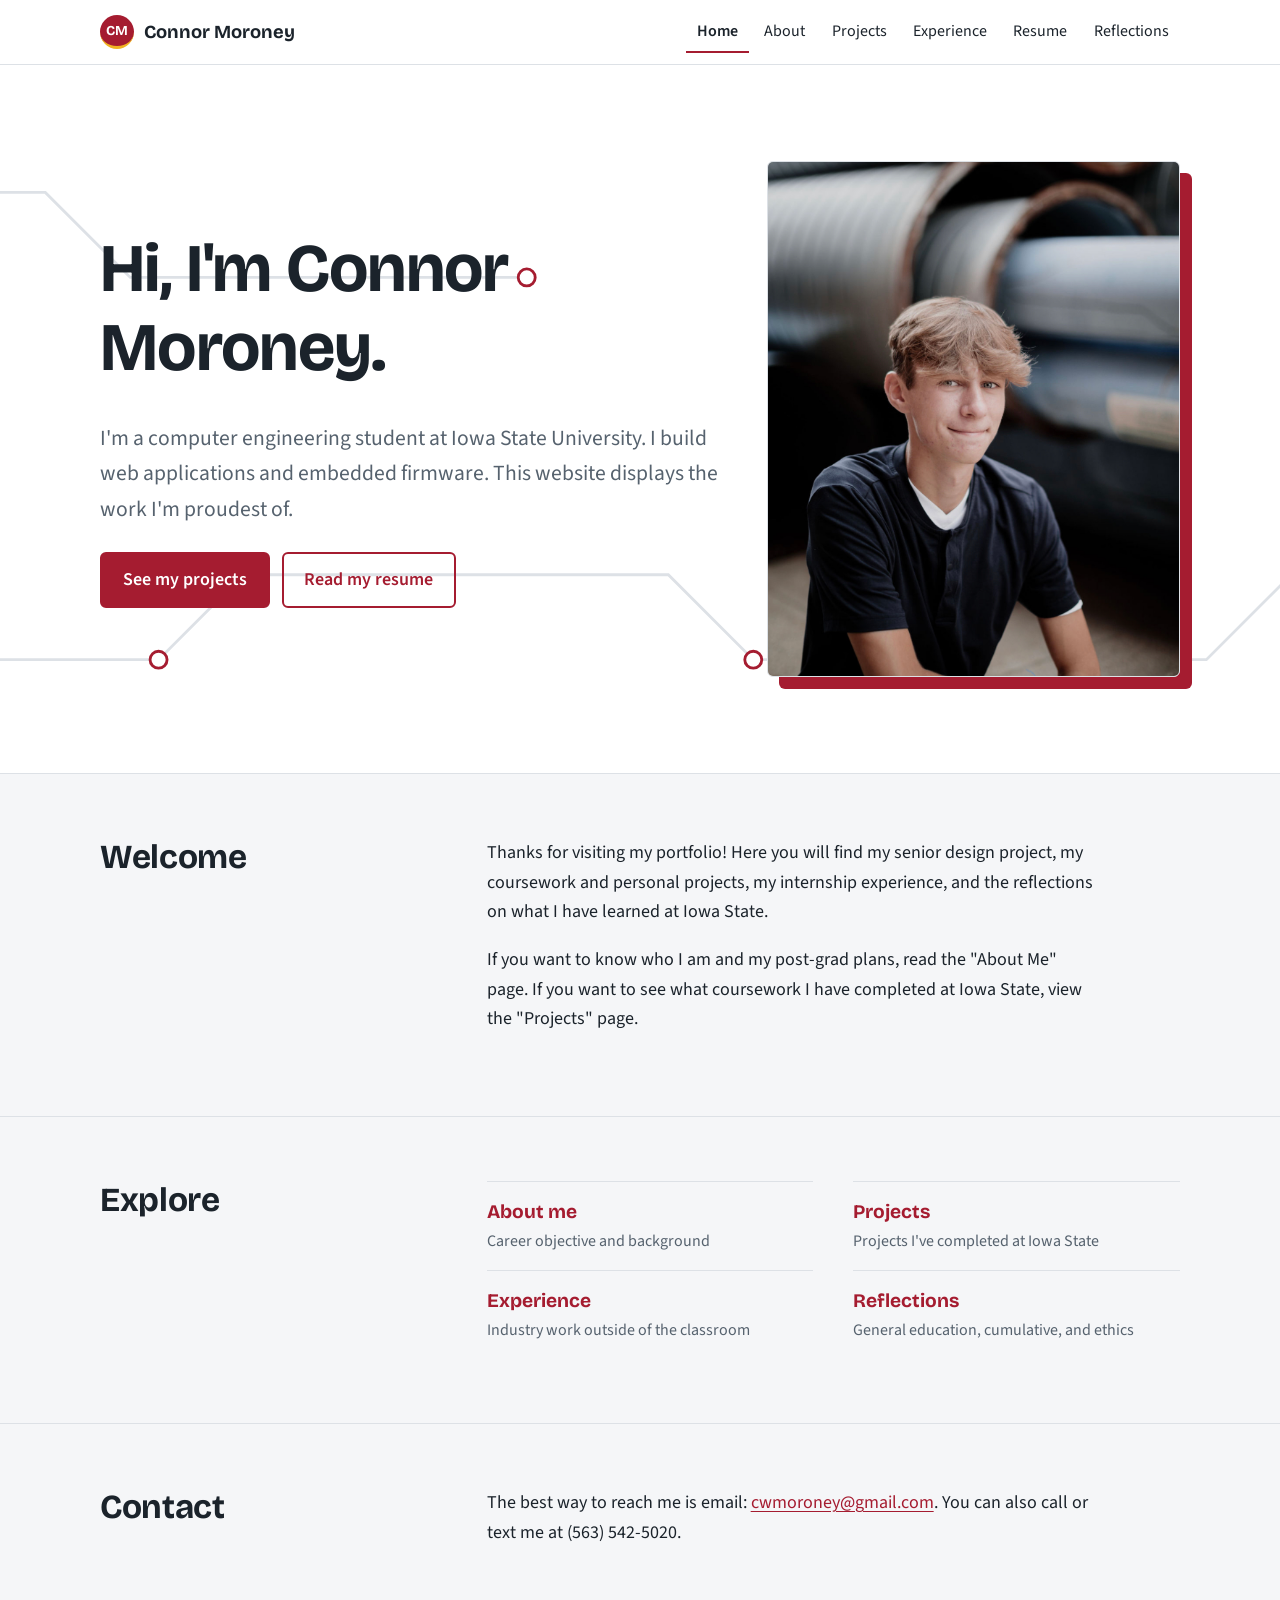
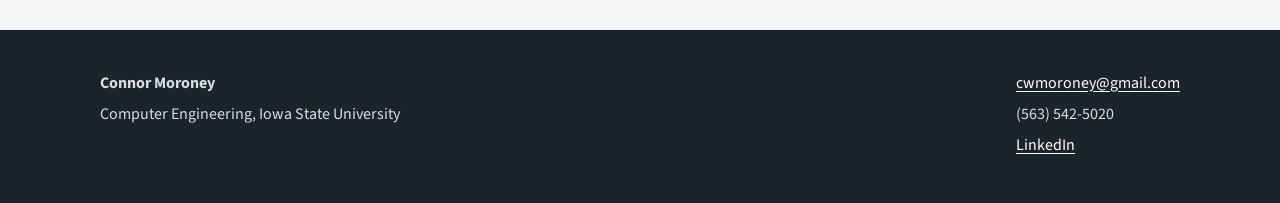
<file: index.html>
<!doctype html>
<html lang="en">

<head>
    <meta charset="utf-8">
    <meta name="viewport" content="width=device-width, initial-scale=1">
    <title>Home | Connor Moroney</title>
    <meta name="description"
        content="Portfolio of Connor Moroney, Computer Engineering student at Iowa State University.">
    <link rel="preconnect" href="https://fonts.googleapis.com">
    <link rel="preconnect" href="https://fonts.gstatic.com" crossorigin>
    <link
        href="https://fonts.googleapis.com/css2?family=Bricolage+Grotesque:opsz,wght@12..96,500;12..96,700&family=Source+Sans+3:ital,wght@0,400;0,600;1,400&display=swap"
        rel="stylesheet">
    <link rel="stylesheet" href="styles.css">
    <script src="site.js" defer></script>
</head>

<body>
    <div id="site-header"></div>
    <main id="main">


        <section class="hero">
            <svg class="trace" viewBox="0 0 1200 500" preserveAspectRatio="xMidYMid slice" aria-hidden="true">
                <path d="M0 420H260L320 360H620L680 420H1000L1060 360H1200" />
                <path d="M0 90H180L240 150H520" />
                <circle cx="260" cy="420" r="6" />
                <circle cx="680" cy="420" r="6" />
                <circle cx="520" cy="150" r="6" />
            </svg>
            <div class="wrap">
                <div>
                    <h1>Hi, I'm Connor Moroney.</h1>
                    <p class="lede">I'm a computer engineering student at Iowa State University. I build web
                        applications and embedded firmware. This website displays the work I'm proudest of.</p>
                    <div class="btns"><a class="btn" href="projects.html">See my projects</a><a class="btn alt"
                            href="resume.html">Read my resume</a></div>
                </div>
                <div class="portrait"><img src="assets/connor_moroney.jpg" alt="Photo of Connor Moroney" &gt;></div>
            </div>
        </section>
        <section class="block">
            <div class="wrap split">
                <h2>Welcome</h2>
                <div>
                    <p>Thanks for visiting my portfolio! Here you will find my senior design project, my coursework and
                        personal projects, my internship experience, and the reflections on what I have learned at Iowa
                        State.</p>
                    <p>If you want to know who I am and my post-grad plans, read the "About Me" page. If you want to see
                        what coursework I have completed at Iowa State, view the "Projects" page.</p>
                </div>
            </div>
        </section>
        <section class="block">
            <div class="wrap split">
                <h2>Explore</h2>
                <div>
                    <ul class="linklist">
                        <li><a href="about.html">About me</a><span>Career objective and background</span></li>
                        <li><a href="projects.html">Projects</a><span>Projects I've completed at Iowa State</span></li>
                        <li><a href="experience.html">Experience</a><span>Industry work outside of the classroom</span></li>
                        <li><a href="reflections.html">Reflections</a><span>General education, cumulative, and ethics</span></li>
                    </ul>
                </div>
            </div>
        </section>
        <section class="block">
            <div class="wrap split">
                <h2>Contact</h2>
                <div>
                    <p>The best way to reach me is email: <a href="mailto:cwmoroney@gmail.com">cwmoroney@gmail.com</a>.
                        You can also call or text me at (563) 542-5020.</p>
                </div>
            </div>
        </section>

    </main>
    <div id="site-footer"></div>
</body>

</html>
</file>
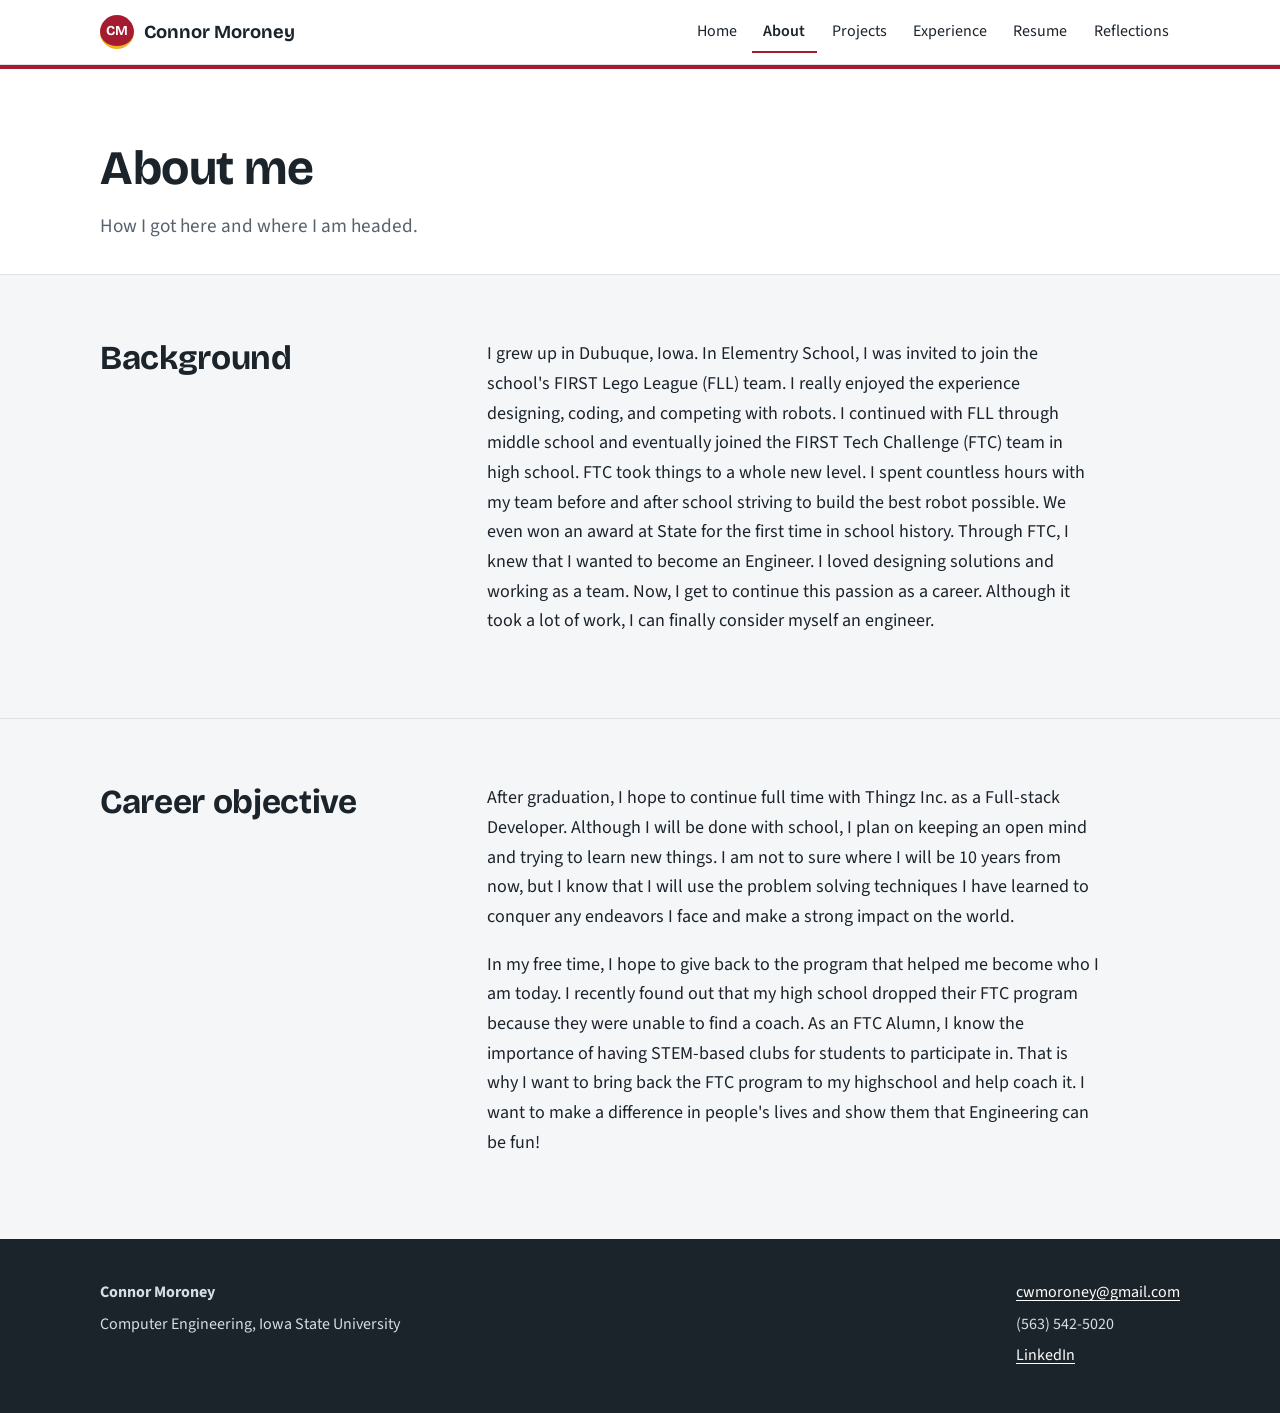
<file: about.html>
<!doctype html>
<html lang="en">

<head>
    <meta charset="utf-8">
    <meta name="viewport" content="width=device-width, initial-scale=1">
    <title>About | Connor Moroney</title>
    <meta name="description" content="Career objective and background.">
    <link rel="preconnect" href="https://fonts.googleapis.com">
    <link rel="preconnect" href="https://fonts.gstatic.com" crossorigin>
    <link
        href="https://fonts.googleapis.com/css2?family=Bricolage+Grotesque:opsz,wght@12..96,500;12..96,700&family=Source+Sans+3:ital,wght@0,400;0,600;1,400&display=swap"
        rel="stylesheet">
    <link rel="stylesheet" href="styles.css">
    <script src="site.js" defer></script>
</head>

<body>
    <div id="site-header"></div>
    <main id="main">
        <header class="page-head">
            <div class="wrap">
                <h1>About me</h1>
                <p>How I got here and where I am headed.</p>
            </div>
        </header>

        <section class="block">
            <div class="wrap split">
                <h2>Background</h2>
                <div>
                    <p>I grew up in Dubuque, Iowa. In Elementry School, I was invited to join the school's FIRST Lego
                        League (FLL) team. I really enjoyed the experience designing, coding, and competing with robots.
                        I continued with FLL through middle school and eventually joined the FIRST Tech Challenge (FTC)
                        team in high school. FTC took things to a whole new level. I spent countless hours with my team
                        before and after school striving to build the best robot possible. We even won an award at State
                        for the first time in school history. Through FTC, I knew that I wanted to become an Engineer. I
                        loved designing solutions and working as a team. Now, I get to continue this passion as a
                        career. Although it took a lot of work, I can finally consider myself an engineer. </p>
                </div>
            </div>
        </section>

        <section class="block">
            <div class="wrap split">
                <h2>Career objective</h2>
                <div>
                    <p>After graduation, I hope to continue full time with Thingz Inc. as a Full-stack Developer.
                        Although I will be done with school, I plan on keeping an open mind and trying to learn new
                        things. I am not to sure where I will be 10 years from now, but I know that I will use the
                        problem solving techniques I have learned to conquer any endeavors I face and make a strong
                        impact on the world. </p>
                    <p>In my free time, I hope to give back to the program that helped me become who I am today. I
                        recently found out that my high school dropped their FTC program because they were unable to
                        find a coach. As an FTC Alumn, I know the importance of having STEM-based clubs for students to
                        participate in. That is why I want to bring back the FTC program to my highschool and help coach
                        it. I want to make a difference in people's lives and show them that Engineering can be fun!</p>
                </div>
            </div>
        </section>

    </main>
    <div id="site-footer"></div>
</body>

</html>
</file>
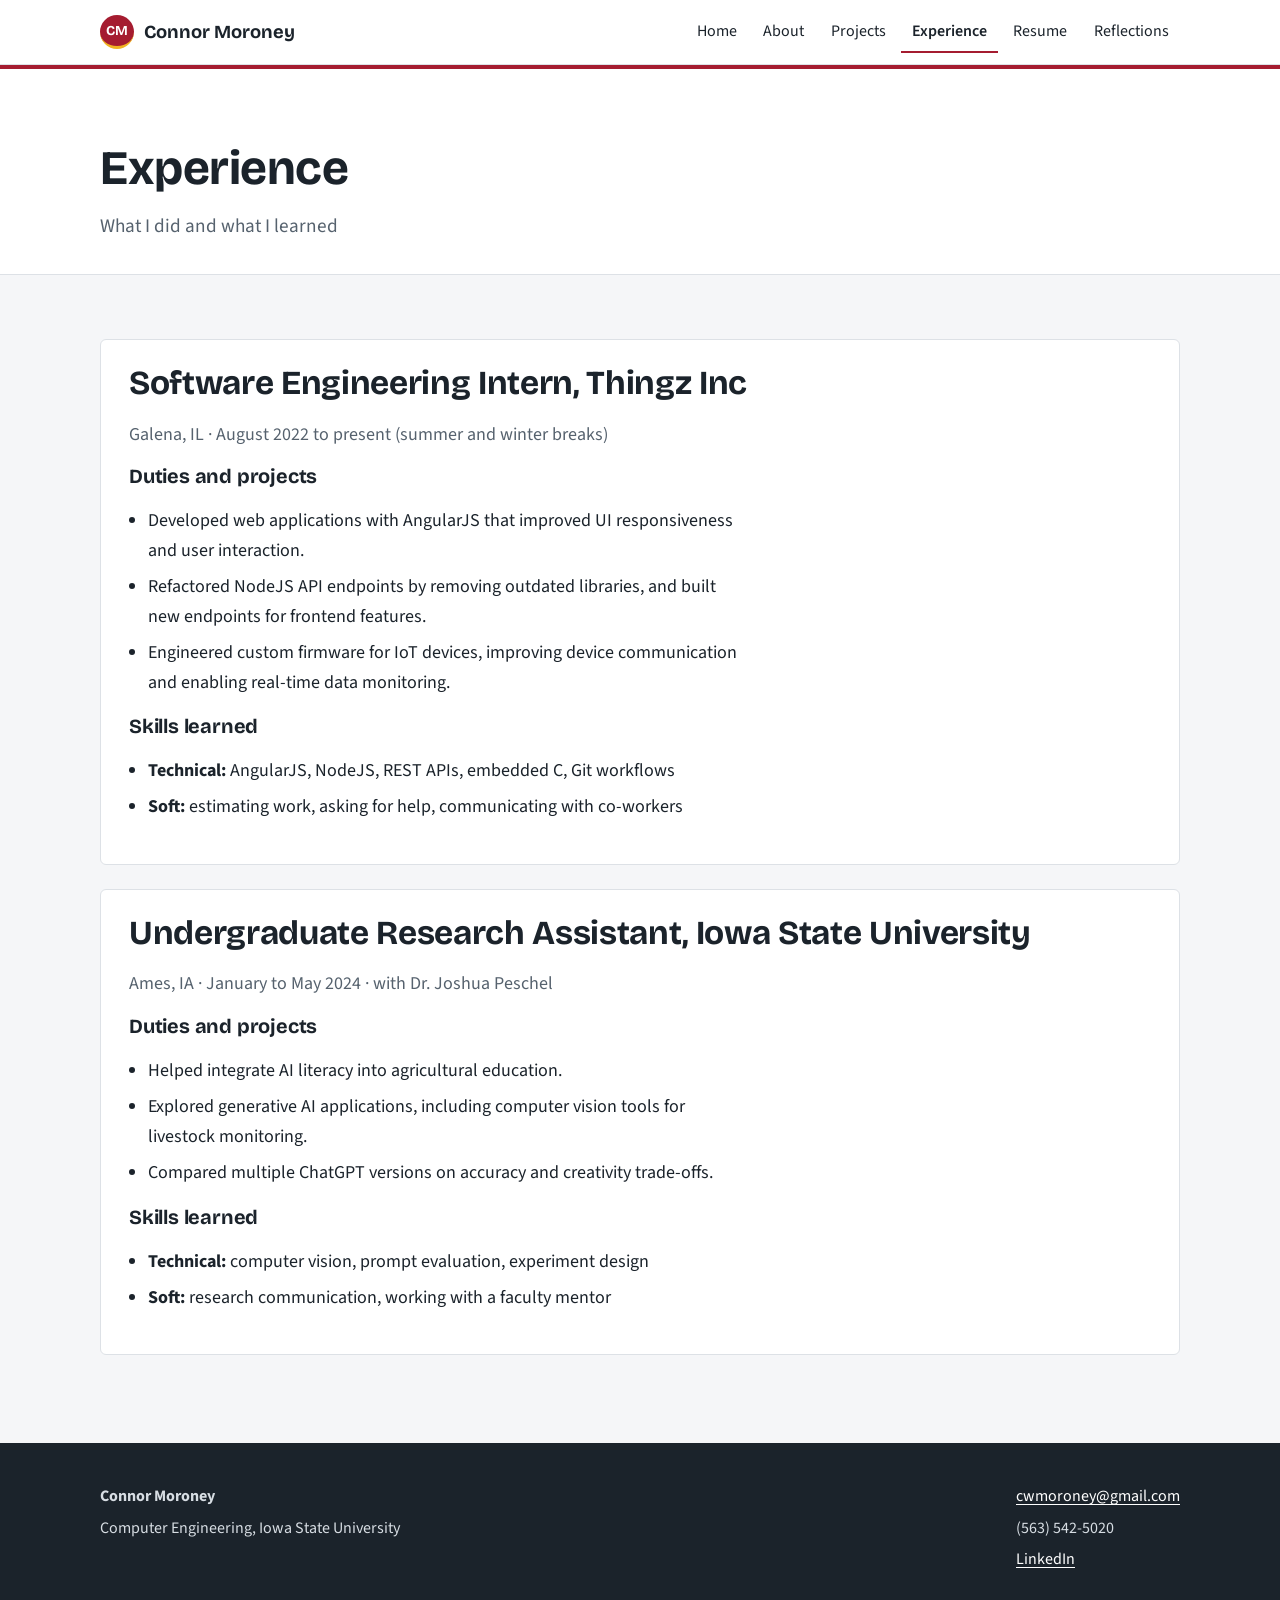
<file: experience.html>
<!doctype html>
<html lang="en">

<head>
    <meta charset="utf-8">
    <meta name="viewport" content="width=device-width, initial-scale=1">
    <title>Experience | Connor Moroney</title>
    <meta name="description" content="Internship and research experience.">
    <link rel="preconnect" href="https://fonts.googleapis.com">
    <link rel="preconnect" href="https://fonts.gstatic.com" crossorigin>
    <link
        href="https://fonts.googleapis.com/css2?family=Bricolage+Grotesque:opsz,wght@12..96,500;12..96,700&family=Source+Sans+3:ital,wght@0,400;0,600;1,400&display=swap"
        rel="stylesheet">
    <link rel="stylesheet" href="styles.css">
    <script src="site.js" defer></script>
</head>

<body>
    <div id="site-header"></div>
    <main id="main">
        <header class="page-head">
            <div class="wrap">
                <h1>Experience</h1>
                <p>What I did and what I learned</p>
            </div>
        </header>

        <section class="block">
            <div class="wrap">
                <article class="entry">
                    <h2>Software Engineering Intern, Thingz Inc</h2>
                    <p class="meta">Galena, IL &middot; August 2022 to present (summer and winter breaks)</p>
                    <h3>Duties and projects</h3>
                    <ul class="plain">
                        <li>Developed web applications with AngularJS that improved UI responsiveness and user
                            interaction.</li>
                        <li>Refactored NodeJS API endpoints by removing outdated libraries, and built new endpoints for
                            frontend features.</li>
                        <li>Engineered custom firmware for IoT devices, improving device communication and enabling
                            real-time data monitoring.</li>
                    </ul>
                    <h3>Skills learned</h3>
                    <ul class="plain">
                        <li><strong>Technical:</strong> AngularJS, NodeJS, REST APIs, embedded C, Git workflows</li>
                        <li><strong>Soft:</strong> estimating work, asking for help, communicating with
                            co-workers</li>
                    </ul>
                </article>
                <article class="entry">
                    <h2>Undergraduate Research Assistant, Iowa State University</h2>
                    <p class="meta">Ames, IA &middot; January to May 2024 &middot; with Dr. Joshua Peschel</p>
                    <h3>Duties and projects</h3>
                    <ul class="plain">
                        <li>Helped integrate AI literacy into agricultural education.</li>
                        <li>Explored generative AI applications, including computer vision tools for livestock
                            monitoring.</li>
                        <li>Compared multiple ChatGPT versions on accuracy and creativity trade-offs.</li>
                    </ul>
                    <h3>Skills learned</h3>
                    <ul class="plain">
                        <li><strong>Technical:</strong> computer vision, prompt evaluation, experiment design</li>
                        <li><strong>Soft:</strong> research communication, working with a faculty mentor</li>
                    </ul>
                </article>
            </div>
        </section>
    </main>
    <div id="site-footer"></div>
</body>

</html>
</file>
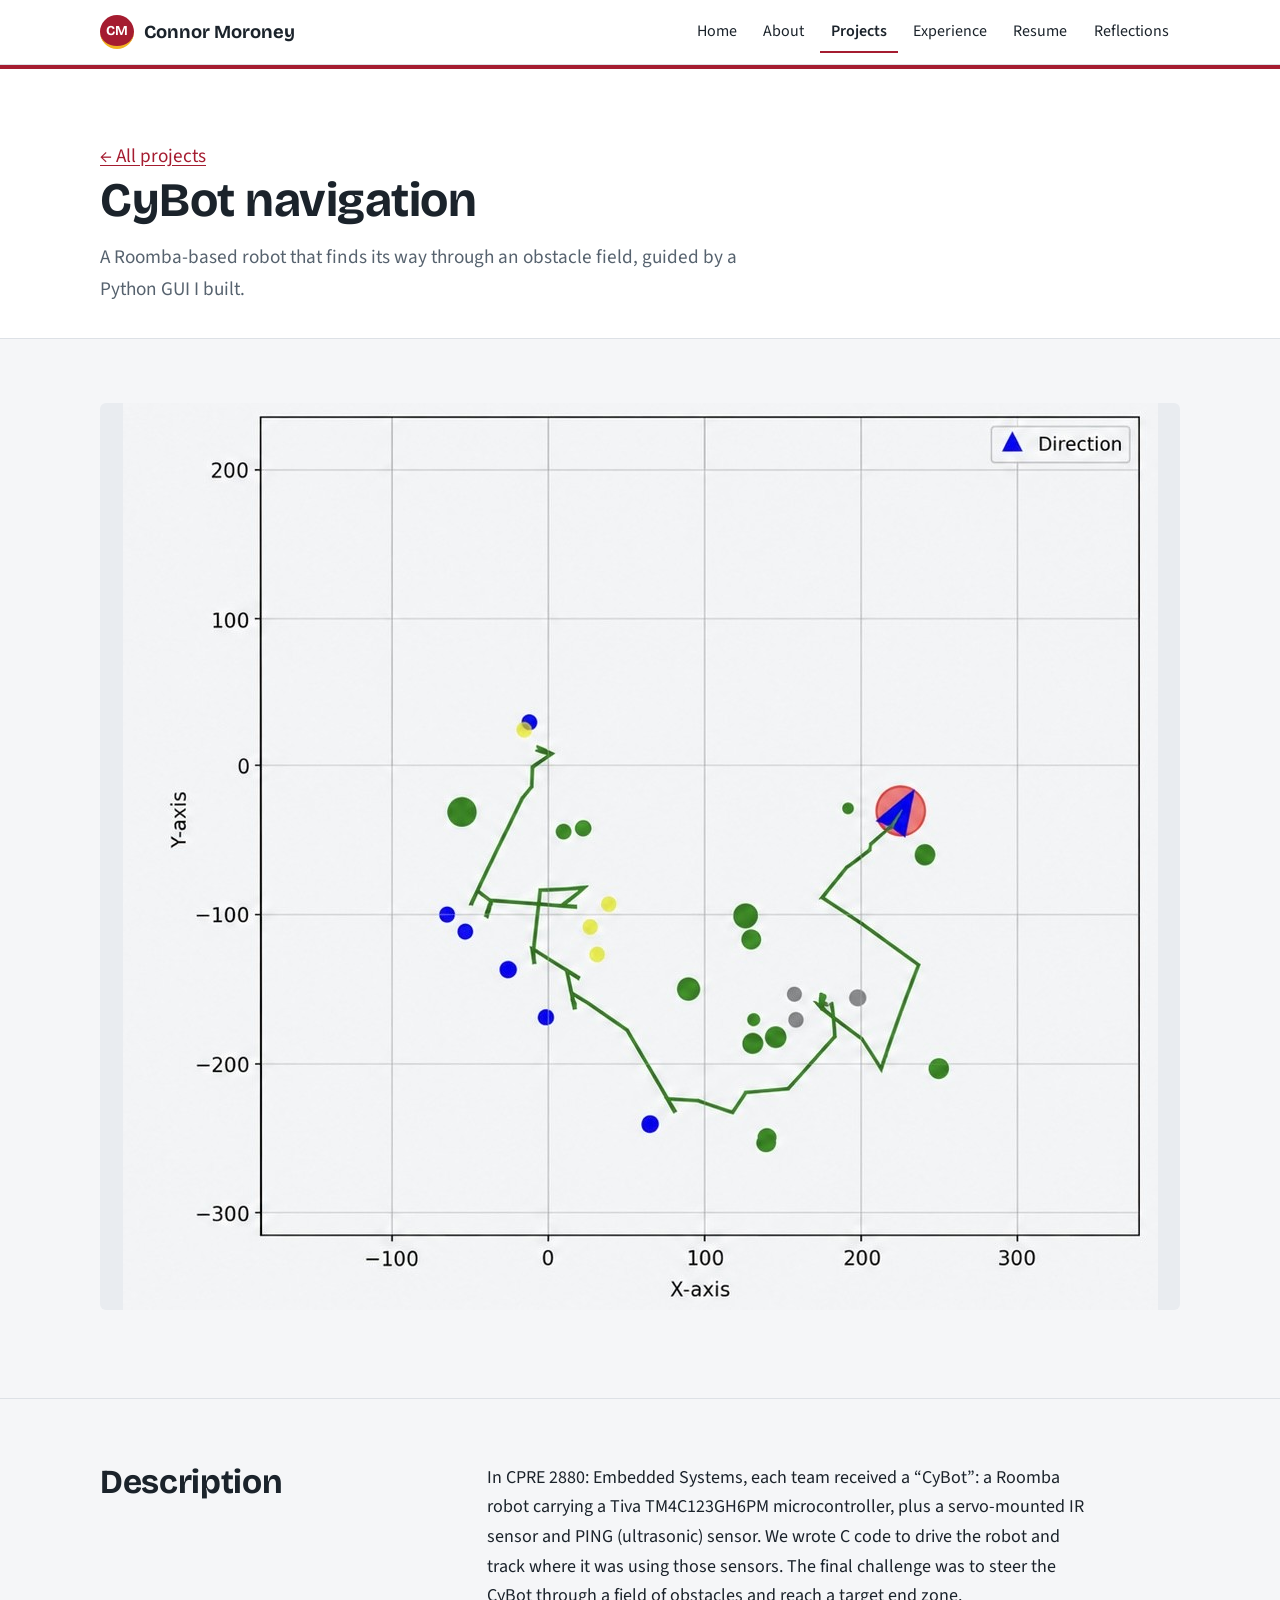
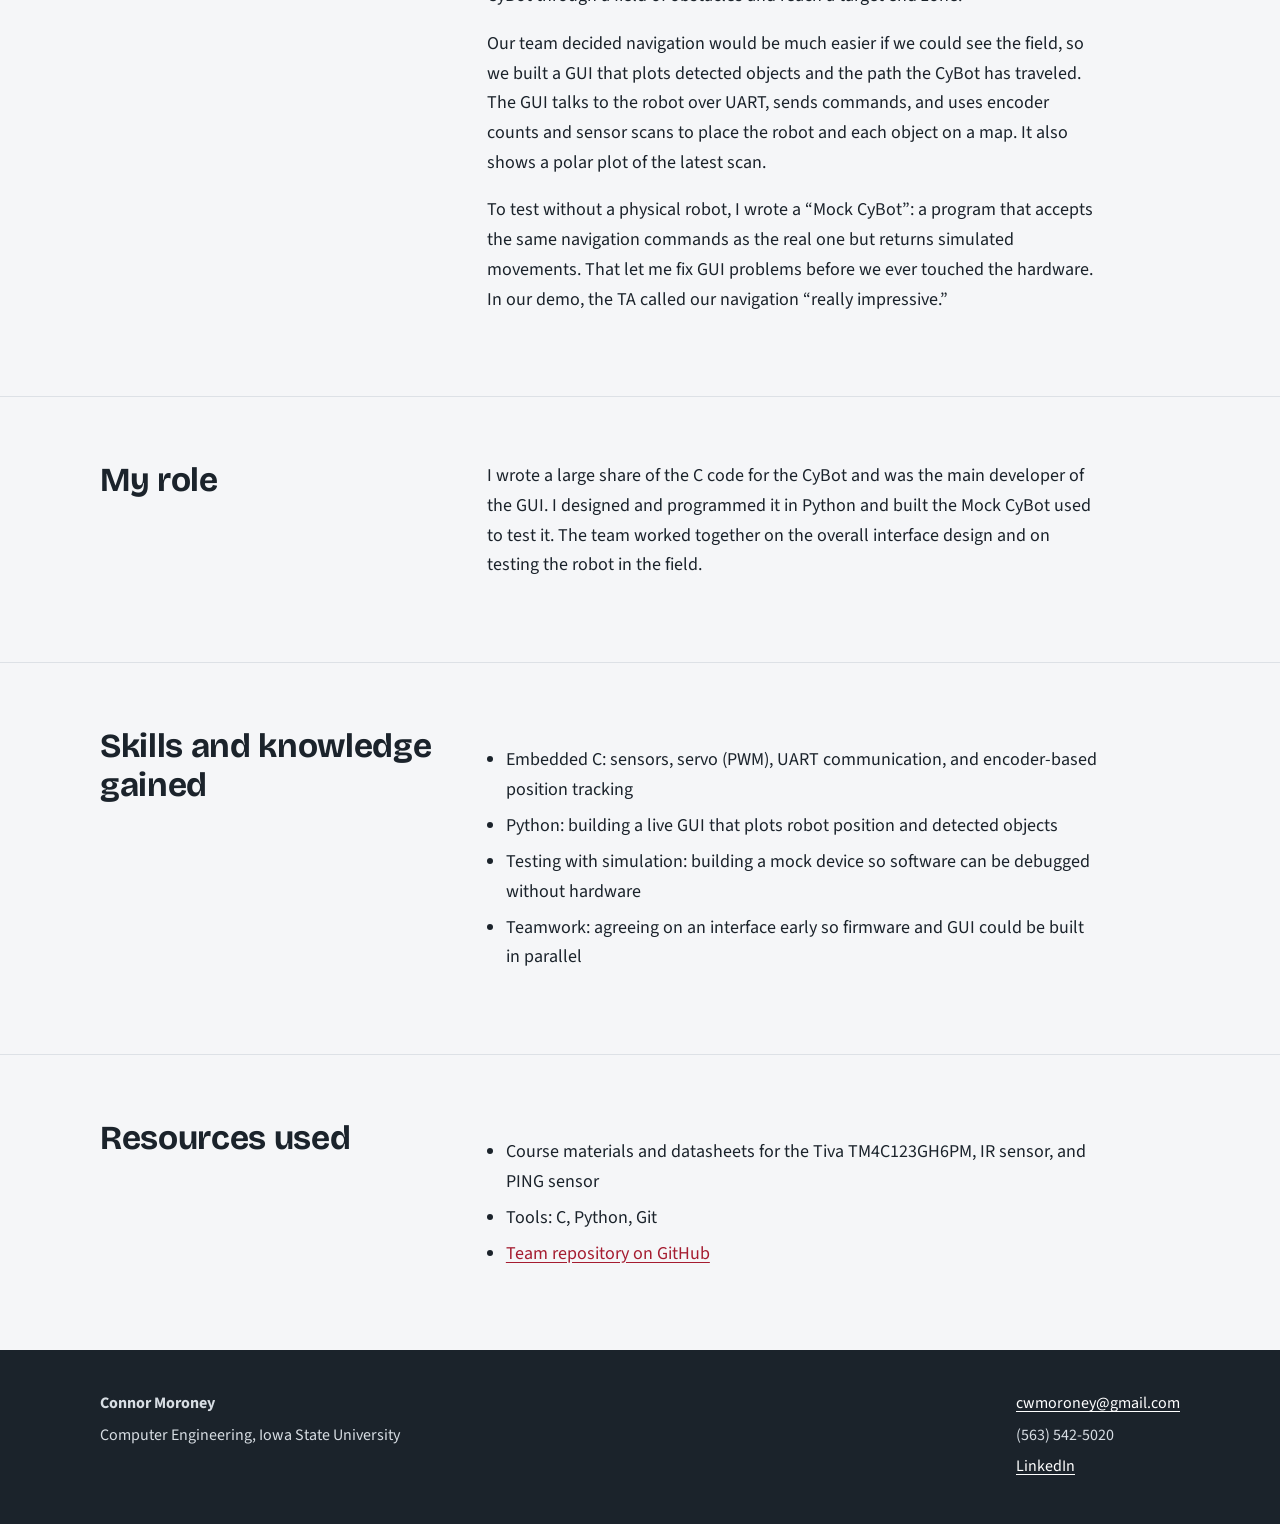
<file: project-1.html>
<!doctype html>
<html lang="en">

<head>
    <meta charset="utf-8">
    <meta name="viewport" content="width=device-width, initial-scale=1">
    <title>CyBot navigation | Connor Moroney</title>
    <meta name="description"
        content="A Roomba-based robot that finds its way through an obstacle field, guided by a Python GUI I built.">
    <link rel="preconnect" href="https://fonts.googleapis.com">
    <link rel="preconnect" href="https://fonts.gstatic.com" crossorigin>
    <link
        href="https://fonts.googleapis.com/css2?family=Bricolage+Grotesque:opsz,wght@12..96,500;12..96,700&family=Source+Sans+3:ital,wght@0,400;0,600;1,400&display=swap"
        rel="stylesheet">
    <link rel="stylesheet" href="styles.css">
    <script src="site.js" defer></script>
</head>

<body>
    <div id="site-header"></div>
    <main id="main">
        <header class="page-head">
            <div class="wrap">
                <p class="crumb"><a href="projects.html">&larr; All projects</a></p>
                <h1>CyBot navigation</h1>
                <p>A Roomba-based robot that finds its way through an obstacle field, guided by a Python GUI I built.
                </p>
            </div>
        </header>

        <section class="block">
            <div class="wrap">
                <div class="media"><img src="assets/Project1.jpg" alt="Photo of CyBot GUI"></div>
            </div>
        </section>
        <section class="block">
            <div class="wrap split">
                <h2>Description</h2>
                <div>
                    <p>In CPRE 2880: Embedded Systems, each team received a &ldquo;CyBot&rdquo;: a Roomba robot carrying
                        a Tiva TM4C123GH6PM microcontroller, plus a servo-mounted IR sensor and PING (ultrasonic)
                        sensor. We wrote C code to drive the robot and track where it was using those sensors. The final
                        challenge was to steer the CyBot through a field of obstacles and reach a target end zone.</p>
                    <p>Our team decided navigation would be much easier if we could see the field, so we built a GUI
                        that plots detected objects and the path the CyBot has traveled. The GUI talks to the robot over
                        UART, sends commands, and uses encoder counts and sensor scans to place the robot and each
                        object on a map. It also shows a polar plot of the latest scan.</p>
                    <p>To test without a physical robot, I wrote a &ldquo;Mock CyBot&rdquo;: a program that accepts the
                        same navigation commands as the real one but returns simulated movements. That let me fix GUI
                        problems before we ever touched the hardware. In our demo, the TA called our navigation
                        &ldquo;really impressive.&rdquo;</p>
                </div>
            </div>
        </section>
        <section class="block">
            <div class="wrap split">
                <h2>My role</h2>
                <div>
                    <p>I wrote a large share of the C code for the CyBot and was the main developer of the GUI. I
                        designed and programmed it in Python and built the Mock CyBot used to test it. The team worked
                        together on the overall interface design and on testing the robot in the field.
                    </p>
                </div>
            </div>
        </section>
        <section class="block">
            <div class="wrap split">
                <h2>Skills and knowledge gained</h2>
                <div>
                    <ul class="plain">
                        <li>Embedded C: sensors, servo (PWM), UART communication, and encoder-based position tracking
                        </li>
                        <li>Python: building a live GUI that plots robot position and detected objects</li>
                        <li>Testing with simulation: building a mock device so software can be debugged without hardware
                        </li>
                        <li>Teamwork: agreeing on an interface early so firmware and GUI could be built in parallel</li>
                    </ul>
                </div>
            </div>
        </section>
        <section class="block">
            <div class="wrap split">
                <h2>Resources used</h2>
                <div>
                    <ul class="plain">
                        <li>Course materials and datasheets for the Tiva TM4C123GH6PM, IR sensor, and PING sensor</li>
                        <li>Tools: C, Python, Git</li>
                        <li><a href="https://github.com/tejaldev/288" target="_blank" rel="noopener noreferrer">Team repository on GitHub</a></li>
                    </ul>
                </div>
            </div>
        </section>
    </main>
    <div id="site-footer"></div>
</body>

</html>
</file>
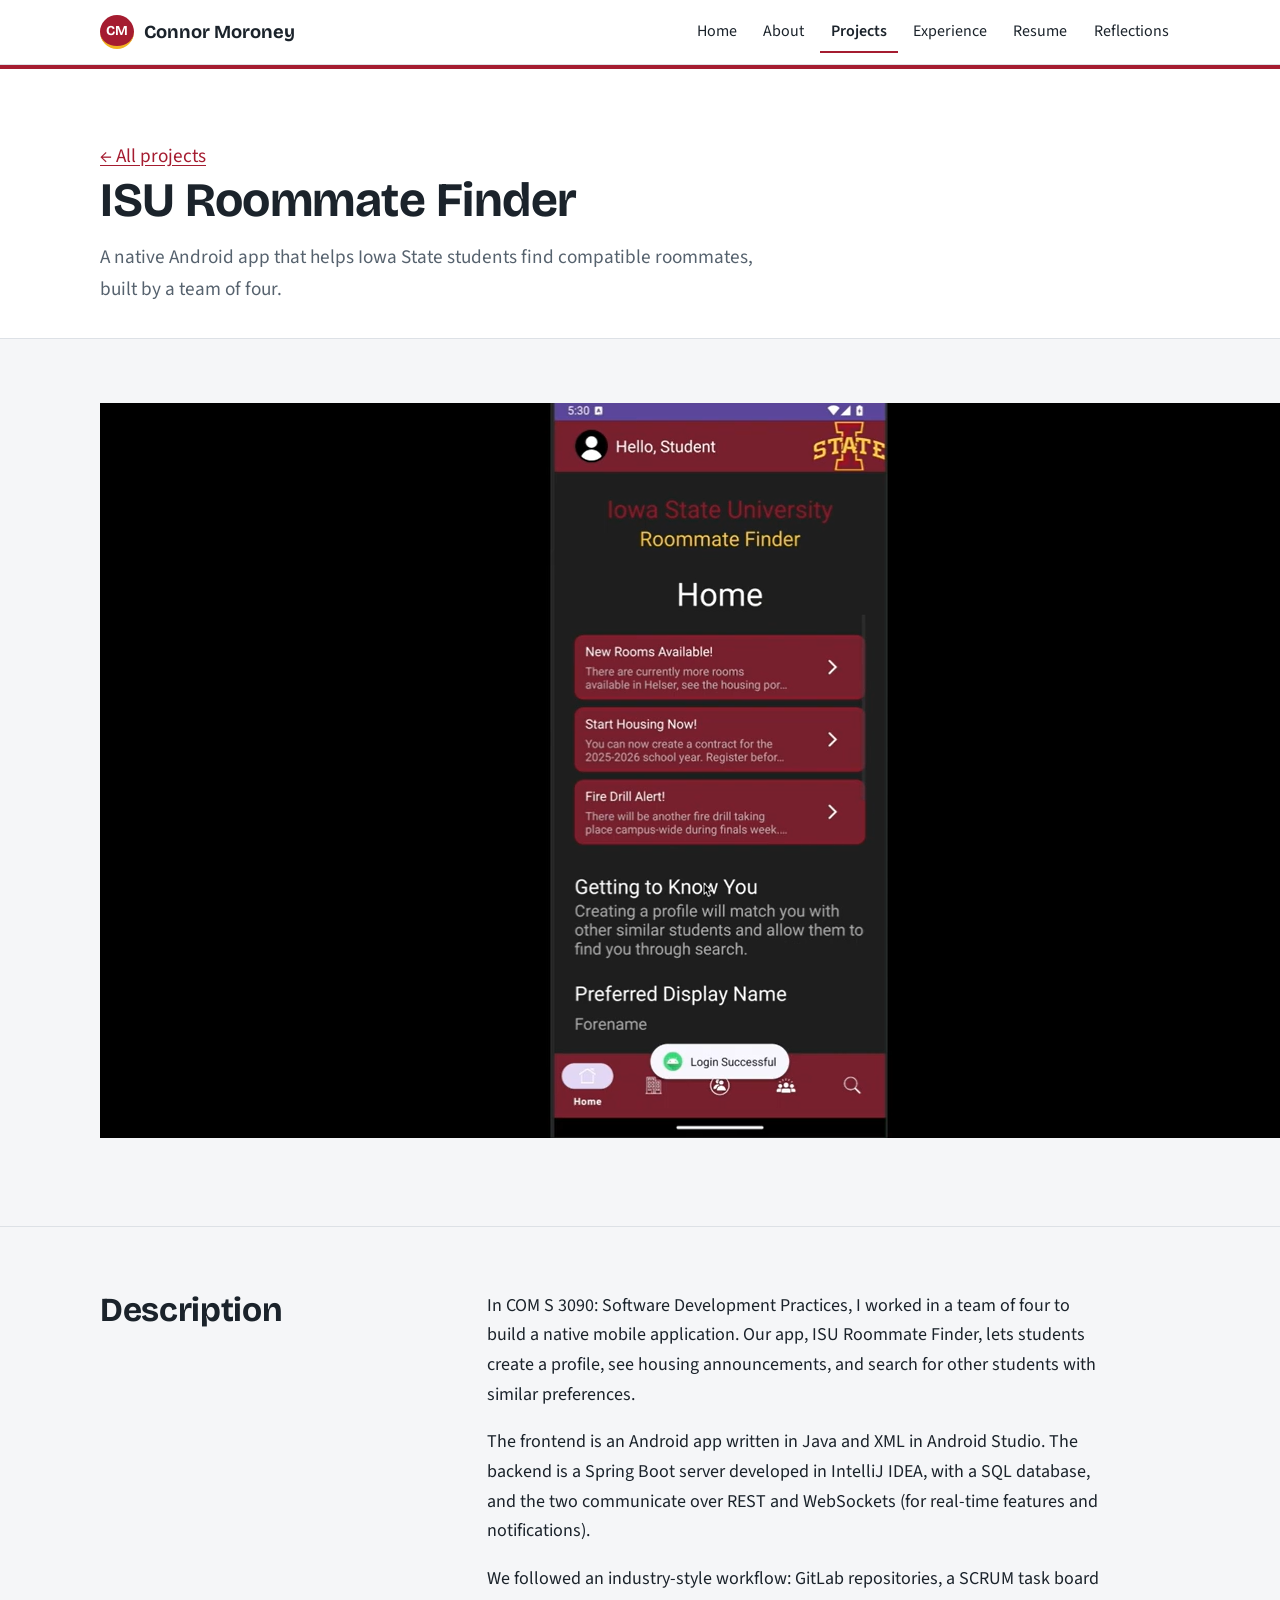
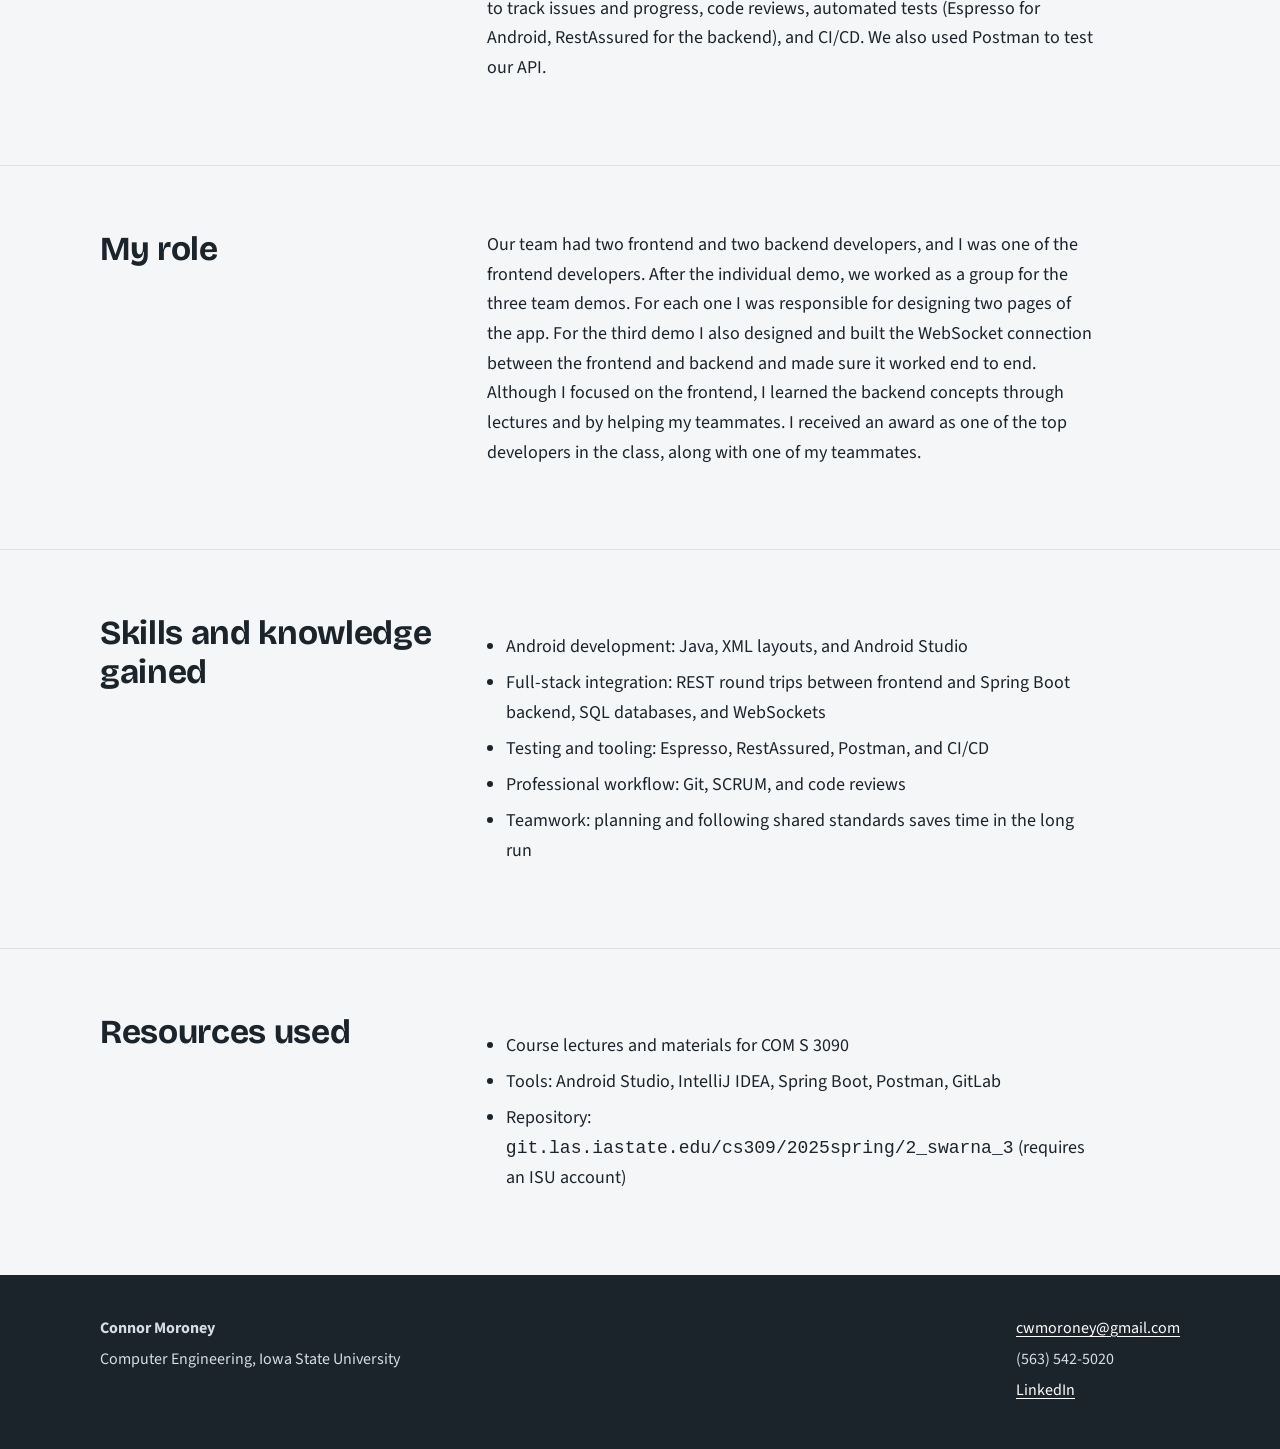
<file: project-2.html>
<!doctype html>
<html lang="en">

<head>
    <meta charset="utf-8">
    <meta name="viewport" content="width=device-width, initial-scale=1">
    <title>ISU Roommate Finder | Connor Moroney</title>
    <meta name="description"
        content="A native Android app that helps Iowa State students find compatible roommates, built by a team of four.">
    <link rel="preconnect" href="https://fonts.googleapis.com">
    <link rel="preconnect" href="https://fonts.gstatic.com" crossorigin>
    <link
        href="https://fonts.googleapis.com/css2?family=Bricolage+Grotesque:opsz,wght@12..96,500;12..96,700&family=Source+Sans+3:ital,wght@0,400;0,600;1,400&display=swap"
        rel="stylesheet">
    <link rel="stylesheet" href="styles.css">
    <script src="site.js" defer></script>
</head>

<body>
    <div id="site-header"></div>
    <main id="main">
        <header class="page-head">
            <div class="wrap">
                <p class="crumb"><a href="projects.html">&larr; All projects</a></p>
                <h1>ISU Roommate Finder</h1>
                <p>A native Android app that helps Iowa State students find compatible roommates, built by a team of
                    four.</p>
            </div>
        </header>

        <section class="block">
            <div class="wrap">
                <div class="media"><img src="assets/Project2.png" alt="Photo of Roommate Finder App"></div>
            </div>
        </section>
        <section class="block">
            <div class="wrap split">
                <h2>Description</h2>
                <div>
                    <p>In COM S 3090: Software Development Practices, I worked in a team of four to build a native
                        mobile application. Our app, ISU Roommate Finder, lets students create a profile, see housing
                        announcements, and search for other students with similar preferences.</p>
                    <p>The frontend is an Android app written in Java and XML in Android Studio. The backend is a Spring
                        Boot server developed in IntelliJ IDEA, with a SQL database, and the two communicate over REST
                        and WebSockets (for real-time features and notifications).</p>
                    <p>We followed an industry-style workflow: GitLab repositories, a SCRUM task board to track issues
                        and progress, code reviews, automated tests (Espresso for Android, RestAssured for the backend),
                        and CI/CD. We also used Postman to test our API.</p>
                </div>
            </div>
        </section>
        <section class="block">
            <div class="wrap split">
                <h2>My role</h2>
                <div>
                    <p>Our team had two frontend and two backend developers, and I was one of the frontend developers.
                        After the individual demo, we worked as a group for the three team demos. For each one I was
                        responsible for designing two pages of the app. For the third demo I also designed and built the
                        WebSocket connection between the frontend and backend and made sure it worked end to end.
                        Although I focused on the frontend, I learned the backend concepts through lectures and by
                        helping my teammates. I received an award as one of the top developers in the class, along with
                        one of my teammates.</p>
                </div>
            </div>
        </section>
        <section class="block">
            <div class="wrap split">
                <h2>Skills and knowledge gained</h2>
                <div>
                    <ul class="plain">
                        <li>Android development: Java, XML layouts, and Android Studio</li>
                        <li>Full-stack integration: REST round trips between frontend and Spring Boot backend, SQL
                            databases, and WebSockets</li>
                        <li>Testing and tooling: Espresso, RestAssured, Postman, and CI/CD</li>
                        <li>Professional workflow: Git, SCRUM, and code reviews</li>
                        <li>Teamwork: planning and following shared standards saves time in the long run</li>
                    </ul>
                </div>
            </div>
        </section>
        <section class="block">
            <div class="wrap split">
                <h2>Resources used</h2>
                <div>
                    <ul class="plain">
                        <li>Course lectures and materials for COM S 3090</li>
                        <li>Tools: Android Studio, IntelliJ IDEA, Spring Boot, Postman, GitLab</li>
                        <li>Repository: <code>git.las.iastate.edu/cs309/2025spring/2_swarna_3</code> (requires an ISU
                            account)</li>
                    </ul>
                </div>
            </div>
        </section>
    </main>
    <div id="site-footer"></div>
</body>

</html>
</file>
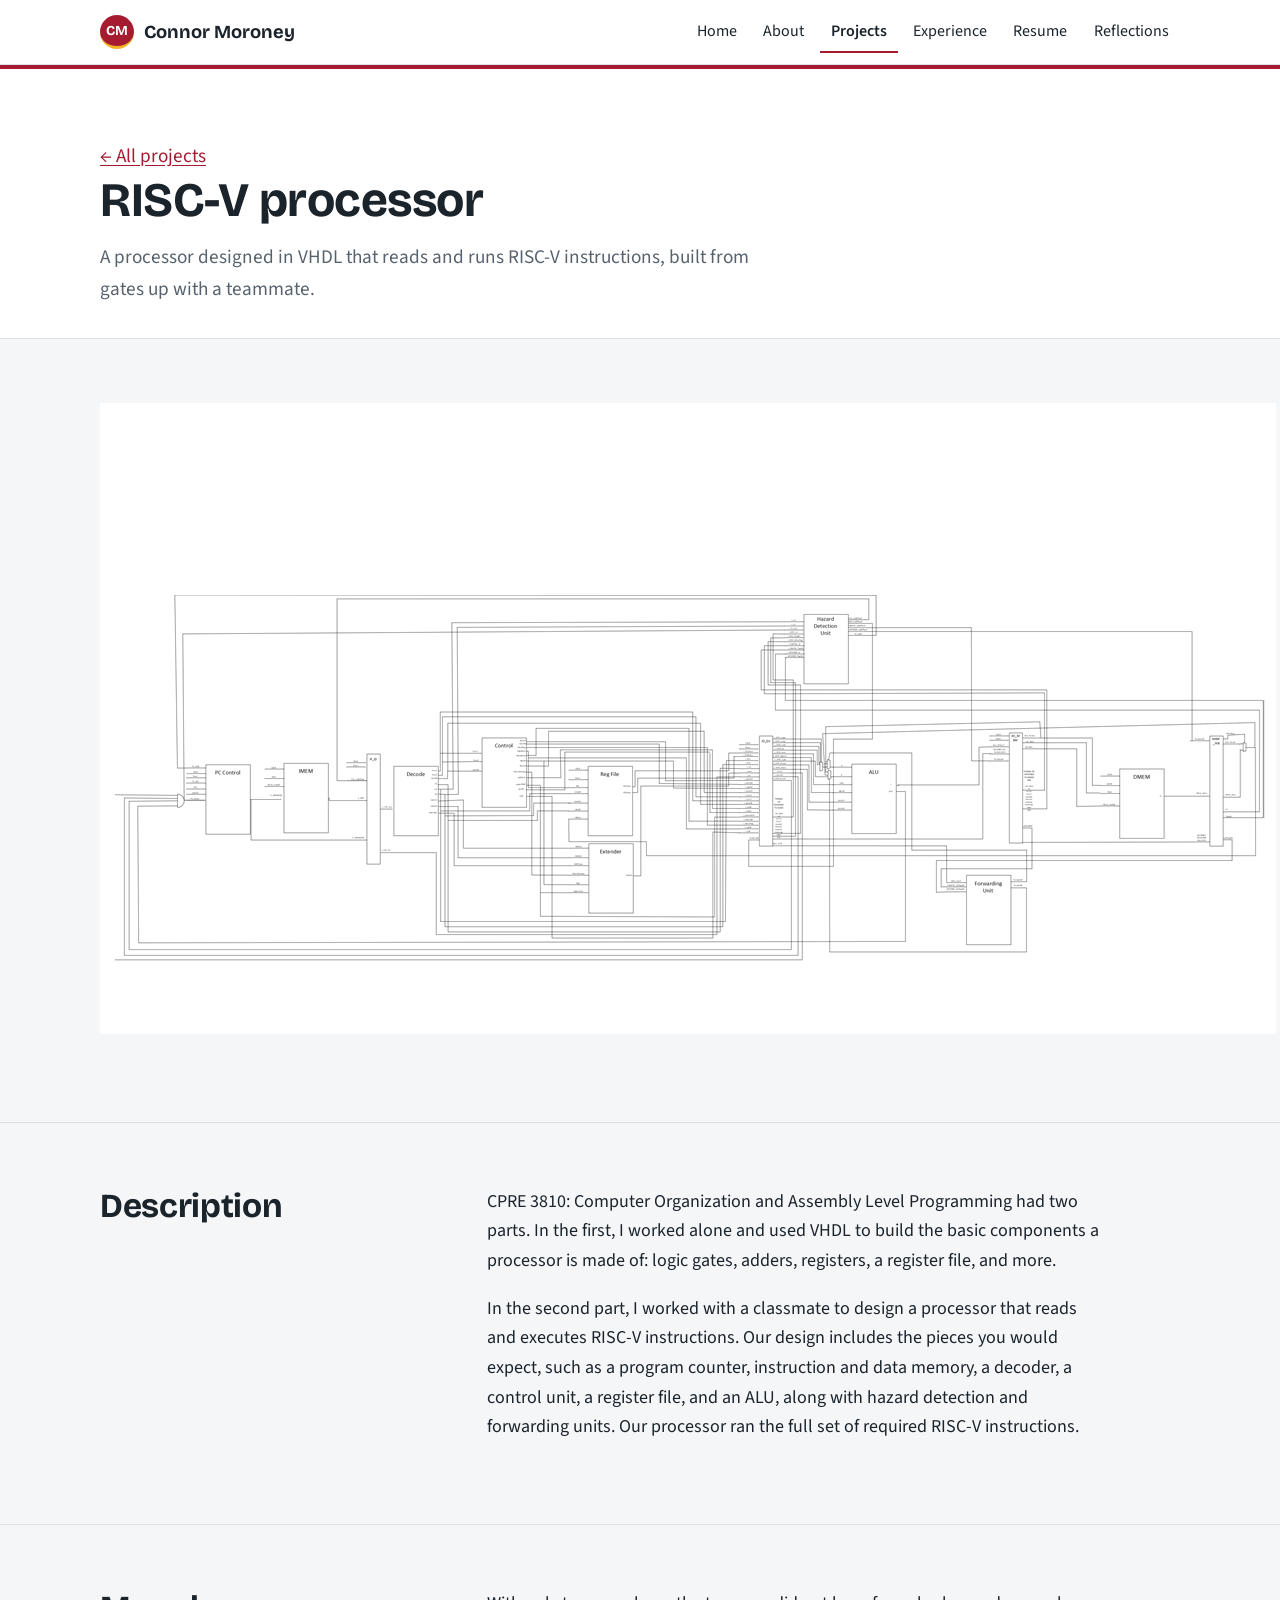
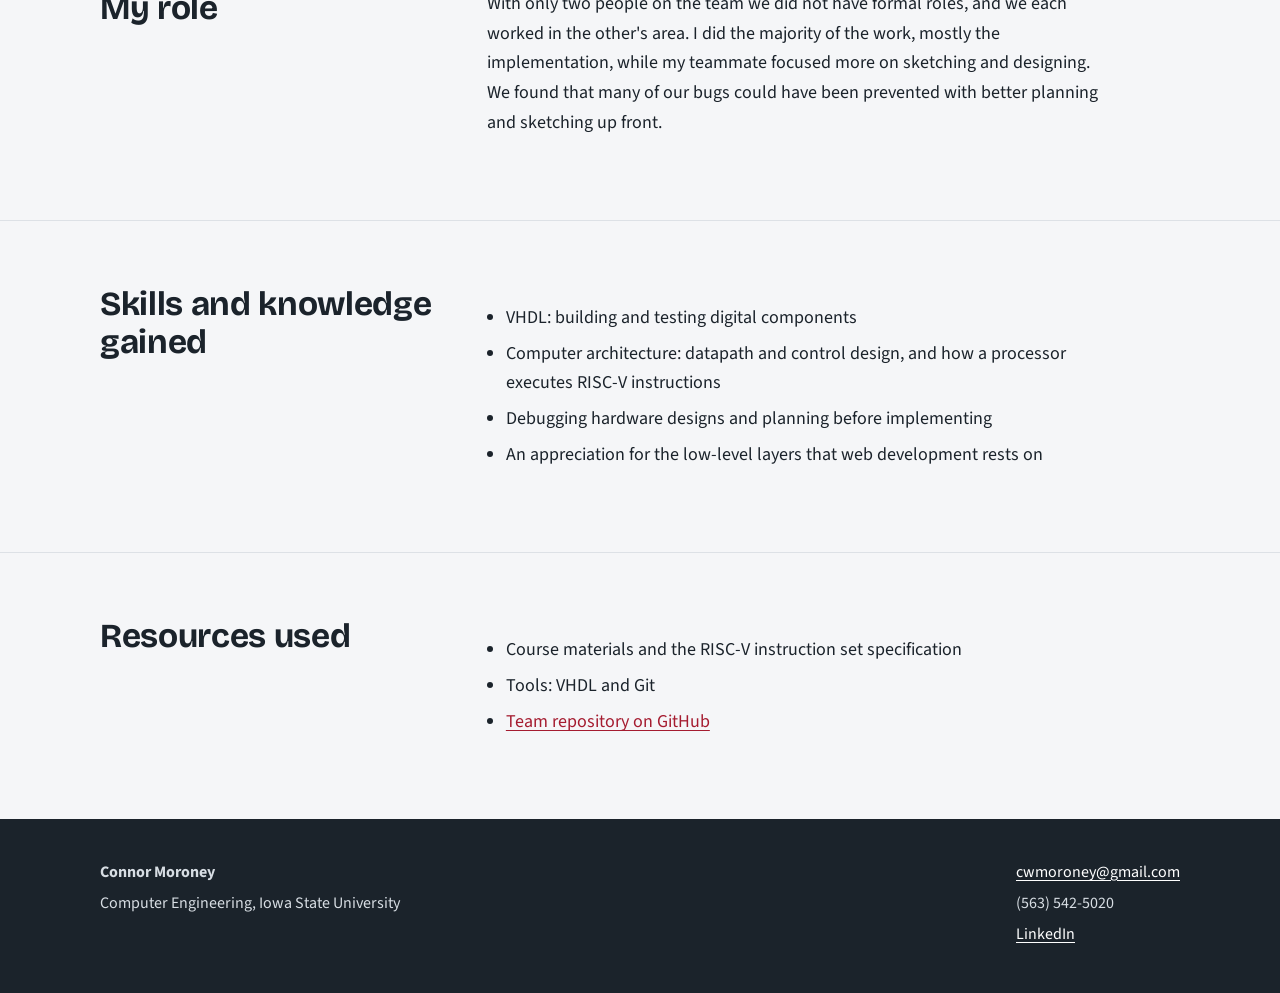
<file: project-3.html>
<!doctype html>
<html lang="en">

<head>
    <meta charset="utf-8">
    <meta name="viewport" content="width=device-width, initial-scale=1">
    <title>RISC-V processor | Connor Moroney</title>
    <meta name="description"
        content="A processor designed in VHDL that reads and runs RISC-V instructions, built from gates up with a teammate.">
    <link rel="preconnect" href="https://fonts.googleapis.com">
    <link rel="preconnect" href="https://fonts.gstatic.com" crossorigin>
    <link
        href="https://fonts.googleapis.com/css2?family=Bricolage+Grotesque:opsz,wght@12..96,500;12..96,700&family=Source+Sans+3:ital,wght@0,400;0,600;1,400&display=swap"
        rel="stylesheet">
    <link rel="stylesheet" href="styles.css">
    <script src="site.js" defer></script>
</head>

<body>
    <div id="site-header"></div>
    <main id="main">
        <header class="page-head">
            <div class="wrap">
                <p class="crumb"><a href="projects.html">&larr; All projects</a></p>
                <h1>RISC-V processor</h1>
                <p>A processor designed in VHDL that reads and runs RISC-V instructions, built from gates up with a
                    teammate.</p>
            </div>
        </header>

        <section class="block">
            <div class="wrap">
                <div class="media"><img src="assets/Project3.png" alt="Photo of Processor Design"></div>
            </div>
        </section>
        <section class="block">
            <div class="wrap split">
                <h2>Description</h2>
                <div>
                    <p>CPRE 3810: Computer Organization and Assembly Level Programming had two parts. In the first, I
                        worked alone and used VHDL to build the basic components a processor is made of: logic gates,
                        adders, registers, a register file, and more.</p>
                    <p>In the second part, I worked with a classmate to design a processor that reads and executes RISC-V
                        instructions. Our design includes the pieces you would expect, such as a program counter,
                        instruction and data memory, a decoder, a control unit, a register file, and an ALU, along with
                        hazard detection and forwarding units. Our processor ran the full set of required RISC-V
                        instructions.</p>
                </div>
            </div>
        </section>
        <section class="block">
            <div class="wrap split">
                <h2>My role</h2>
                <div>
                    <p>With only two people on the team we did not have formal roles, and we each worked in the other's
                        area. I did the majority of the work, mostly the implementation, while my teammate focused more
                        on sketching and designing. We found that many of our bugs could have been prevented with better
                        planning and sketching up front.</p>
                </div>
            </div>
        </section>
        <section class="block">
            <div class="wrap split">
                <h2>Skills and knowledge gained</h2>
                <div>
                    <ul class="plain">
                        <li>VHDL: building and testing digital components</li>
                        <li>Computer architecture: datapath and control design, and how a processor executes RISC-V
                            instructions</li>
                        <li>Debugging hardware designs and planning before implementing</li>
                        <li>An appreciation for the low-level layers that web development rests on</li>
                    </ul>
                </div>
            </div>
        </section>
        <section class="block">
            <div class="wrap split">
                <h2>Resources used</h2>
                <div>
                    <ul class="plain">
                        <li>Course materials and the RISC-V instruction set specification</li>
                        <li>Tools: VHDL and Git</li>
                        <li><a href="https://github.com/norcon05/cpre3810" target="_blank" rel="noopener noreferrer">Team repository on GitHub</a></li>
                    </ul>
                </div>
            </div>
        </section>
    </main>
    <div id="site-footer"></div>
</body>

</html>
</file>
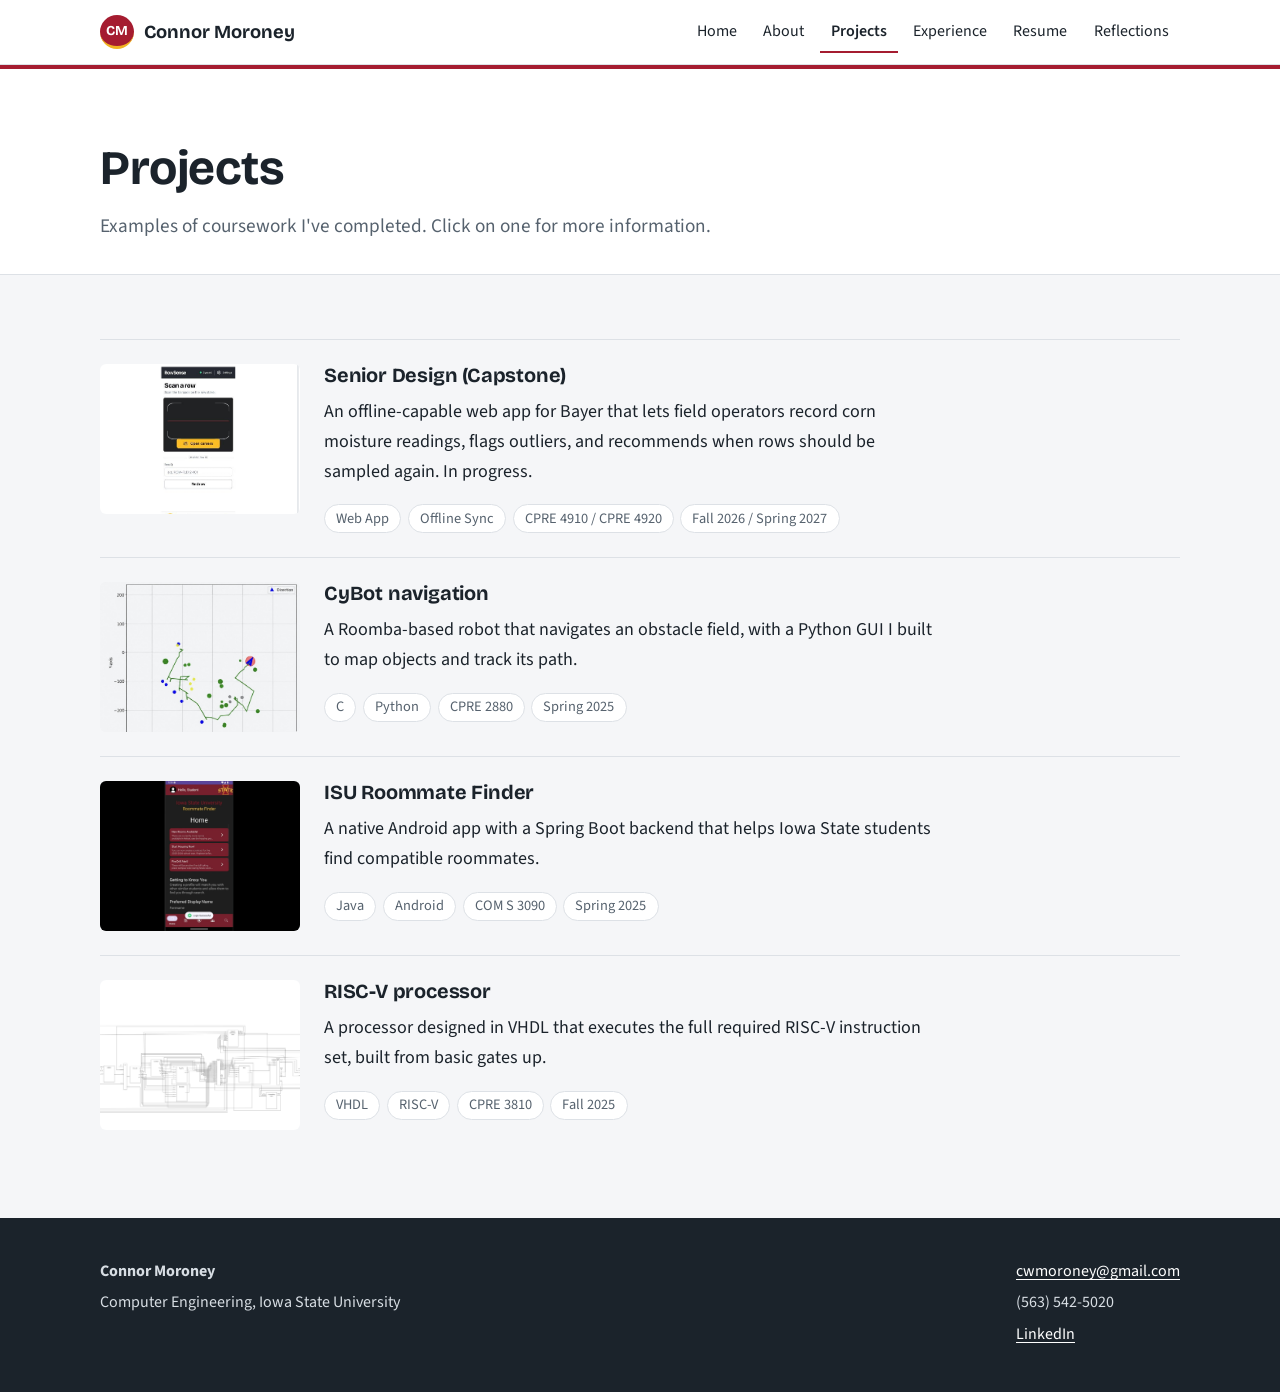
<file: projects.html>
<!doctype html>
<html lang="en">

<head>
    <meta charset="utf-8">
    <meta name="viewport" content="width=device-width, initial-scale=1">
    <title>Projects | Connor Moroney</title>
    <meta name="description" content="Projects beyond senior design.">
    <link rel="preconnect" href="https://fonts.googleapis.com">
    <link rel="preconnect" href="https://fonts.gstatic.com" crossorigin>
    <link
        href="https://fonts.googleapis.com/css2?family=Bricolage+Grotesque:opsz,wght@12..96,500;12..96,700&family=Source+Sans+3:ital,wght@0,400;0,600;1,400&display=swap"
        rel="stylesheet">
    <link rel="stylesheet" href="styles.css">
    <script src="site.js" defer></script>
</head>

<body>
    <div id="site-header"></div>
    <main id="main">
        <header class="page-head">
            <div class="wrap">
                <h1>Projects</h1>
                <p>Examples of coursework I've completed. Click on one for more information.</p>
            </div>
        </header>
        <section class="block">
            <div class="wrap">
                <article class="project">
                    <div class="thumb"><img src="assets/senior-design-mockup.png" alt="Mockup of the RowSense row-scanning screen"></div>
                    <div>
                        <h3><a href="senior-design.html">Senior Design (Capstone)</a></h3>
                        <p>An offline-capable web app for Bayer that lets field operators record corn moisture
                            readings, flags outliers, and recommends when rows should be sampled again. In progress.</p>
                        <ul class="tags">
                            <li>Web App</li>
                            <li>Offline Sync</li>
                            <li>CPRE 4910 / CPRE 4920</li>
                            <li>Fall 2026 / Spring 2027</li>
                        </ul>
                    </div>
                </article>
                <article class="project">
                    <div class="thumb"><img src="assets/Project1.jpg" alt="Photo of CyBot GUI"></div>
                    <div>
                        <h3><a href="project-1.html">CyBot navigation</a></h3>
                        <p>A Roomba-based robot that navigates an obstacle field, with a Python GUI I built to map
                            objects and track its path.</p>
                        <ul class="tags">
                            <li>C</li>
                            <li>Python</li>
                            <li>CPRE 2880</li>
                            <li>Spring 2025</li>
                        </ul>
                    </div>
                </article>
                <article class="project">
                    <div class="thumb"><img src="assets/Project2.png" alt="Photo of Roommate Finder App"></div>
                    <div>
                        <h3><a href="project-2.html">ISU Roommate Finder</a></h3>
                        <p>A native Android app with a Spring Boot backend that helps Iowa State students find
                            compatible roommates.</p>
                        <ul class="tags">
                            <li>Java</li>
                            <li>Android</li>
                            <li>COM S 3090</li>
                            <li>Spring 2025</li>
                        </ul>
                    </div>
                </article>
                <article class="project">
                    <div class="thumb"><img src="assets/Project3.png" alt="Photo of Processor Design"></div>
                    <div>
                        <h3><a href="project-3.html">RISC-V processor</a></h3>
                        <p>A processor designed in VHDL that executes the full required RISC-V instruction set, built
                            from basic gates up.</p>
                        <ul class="tags">
                            <li>VHDL</li>
                            <li>RISC-V</li>
                            <li>CPRE 3810</li>
                            <li>Fall 2025</li>
                        </ul>
                    </div>
                </article>
            </div>
        </section>
    </main>
    <div id="site-footer"></div>
</body>

</html>
</file>
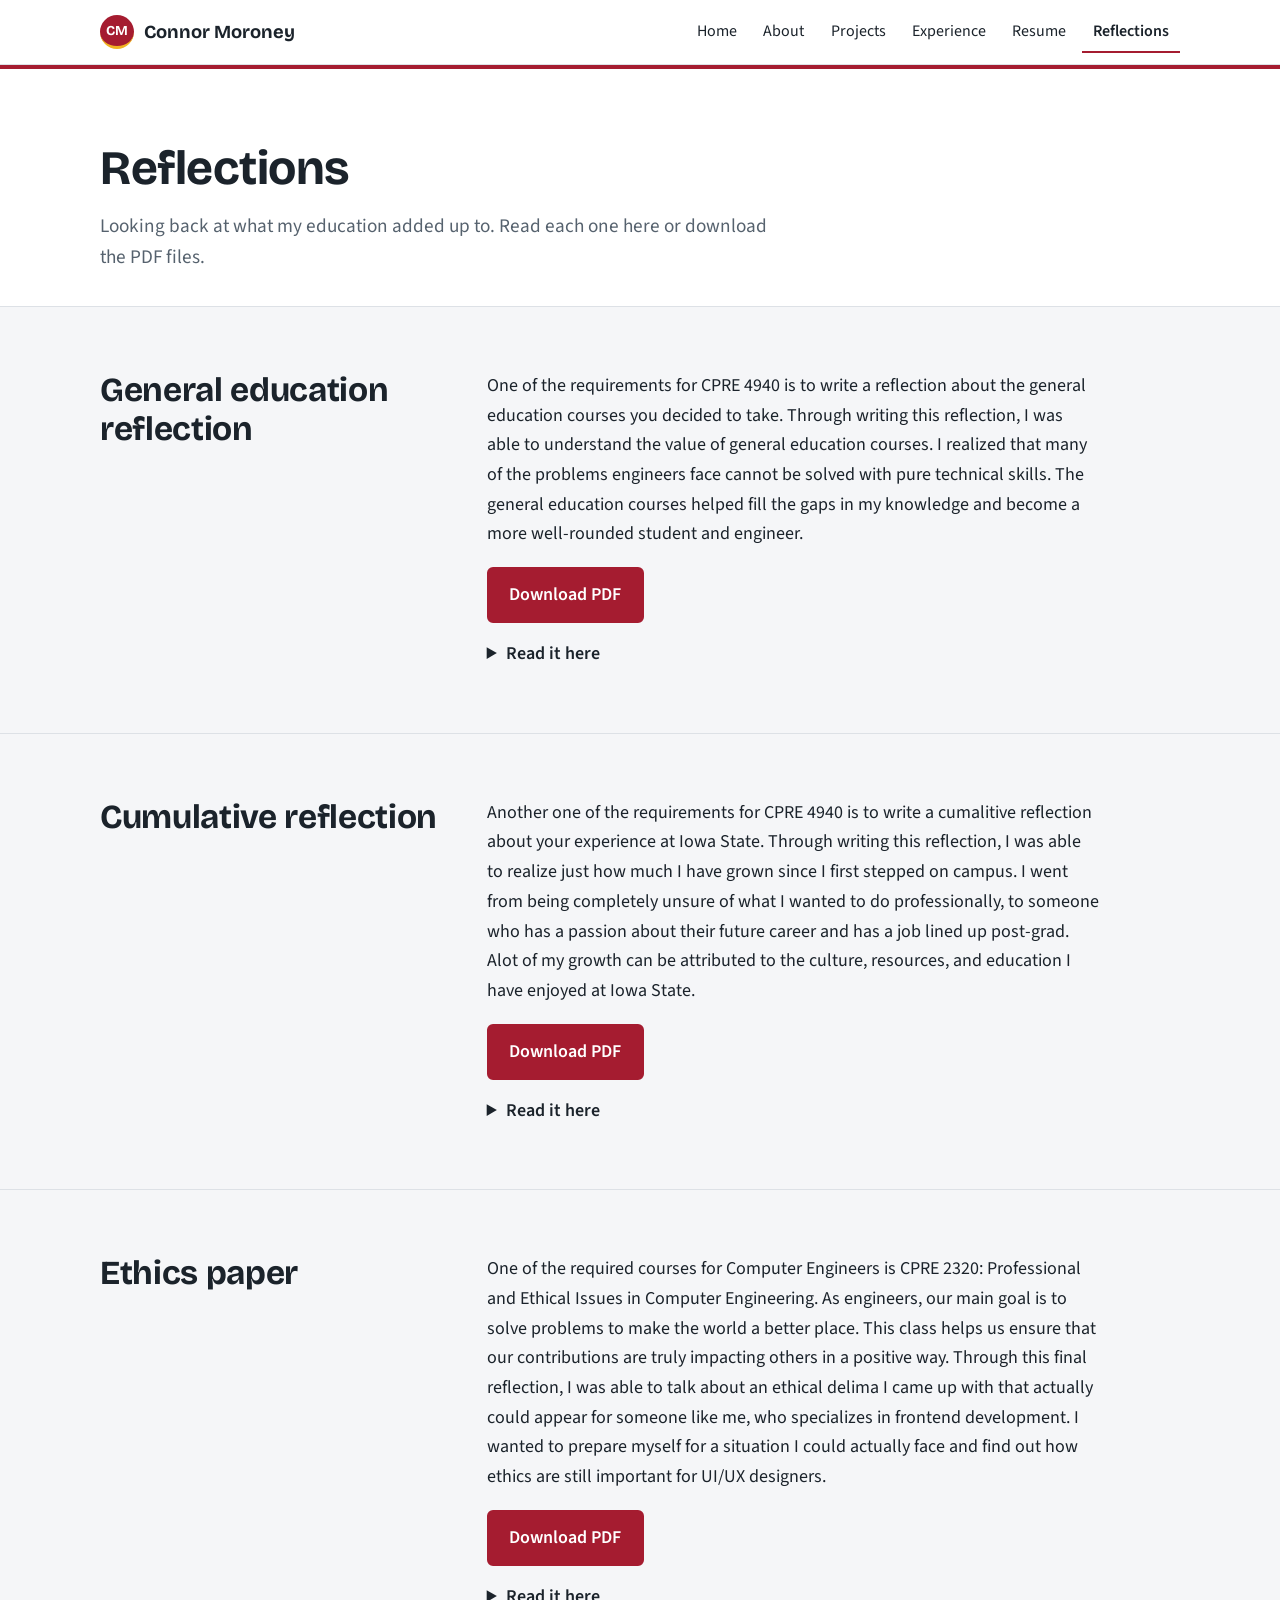
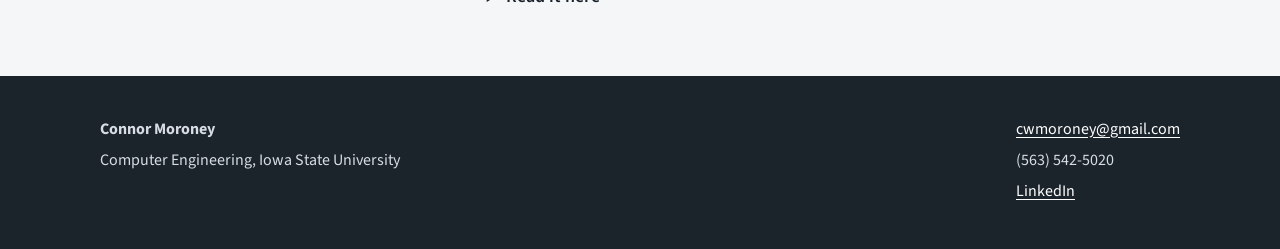
<file: reflections.html>
<!doctype html>
<html lang="en">

<head>
    <meta charset="utf-8">
    <meta name="viewport" content="width=device-width, initial-scale=1">
    <title>Reflections | Connor Moroney</title>
    <meta name="description" content="General education and cumulative reflections.">
    <link rel="preconnect" href="https://fonts.googleapis.com">
    <link rel="preconnect" href="https://fonts.gstatic.com" crossorigin>
    <link
        href="https://fonts.googleapis.com/css2?family=Bricolage+Grotesque:opsz,wght@12..96,500;12..96,700&family=Source+Sans+3:ital,wght@0,400;0,600;1,400&display=swap"
        rel="stylesheet">
    <link rel="stylesheet" href="styles.css">
    <script src="site.js" defer></script>
    <style>
        /* Small additions for the collapsible PDF viewers. Move into styles.css if you prefer. */
        .reflection-actions {
            display: flex;
            flex-wrap: wrap;
            gap: 0.75rem;
            align-items: center;
            margin-top: 1rem;
        }

        .reflection details {
            margin-top: 1rem;
        }

        .reflection summary {
            cursor: pointer;
            font-weight: 600;
        }

        .reflection details .pdf {
            margin-top: 0.75rem;
        }
    </style>
</head>

<body>
    <div id="site-header"></div>
    <main id="main">
        <header class="page-head">
            <div class="wrap">
                <h1>Reflections</h1>
                <p>Looking back at what my education added up to. Read each one here or download the PDF files.</p>
            </div>
        </header>

        <section class="block reflection" id="gen-ed">
            <div class="wrap split">
                <h2>General education reflection</h2>
                <div>
                    <p>One of the requirements for CPRE 4940 is to write a reflection about the general
                        education courses you decided to take. Through writing this reflection, I was able to understand
                        the value of general education courses. I realized that many of the problems engineers face
                        cannot be solved with pure technical skills. The general education courses helped fill the gaps
                        in my knowledge and become a more well-rounded student and engineer.</p>
                    <div class="reflection-actions">
                        <a class="btn" href="assets/CPRE4940_General_Education_Reflection.pdf" download>Download PDF</a>
                    </div>
                    <details>
                        <summary>Read it here</summary>
                        <iframe class="pdf" src="assets/CPRE4940_General_Education_Reflection.pdf"
                            title="General education reflection" loading="lazy"></iframe>
                    </details>
                </div>
            </div>
        </section>

        <section class="block reflection" id="cumulative">
            <div class="wrap split">
                <h2>Cumulative reflection</h2>
                <div>
                    <p>Another one of the requirements for CPRE 4940 is to write a cumalitive reflection
                        about your experience at Iowa State. Through writing this reflection, I was able to realize just
                        how much I have grown since I first stepped on campus. I went from being completely unsure of
                        what I wanted to do professionally, to someone who has a passion about their future career and
                        has a job lined up post-grad. Alot of my growth can be attributed to the culture, resources, and
                        education I have enjoyed at Iowa State.</p>
                    <div class="reflection-actions">
                        <a class="btn" href="assets/CPRE4940_Cumulative_Reflection.pdf" download>Download PDF</a>
                    </div>
                    <details>
                        <summary>Read it here</summary>
                        <iframe class="pdf" src="assets/CPRE4940_Cumulative_Reflection.pdf"
                            title="Cumulative reflection" loading="lazy"></iframe>
                    </details>
                </div>
            </div>
        </section>

        <section class="block reflection" id="ethics">
            <div class="wrap split">
                <h2>Ethics paper</h2>
                <div>
                    <p>One of the required courses for Computer Engineers is CPRE 2320: Professional and
                        Ethical Issues in Computer Engineering. As engineers, our main goal is to solve problems to make
                        the world a better place. This class helps us ensure that our contributions are truly impacting
                        others in a positive way. Through this final reflection, I was able to talk about an ethical
                        delima I came up with that actually could appear for someone like me, who specializes in
                        frontend development. I wanted to prepare myself for a situation I could actually face and find
                        out how ethics are still important for UI/UX designers.</p>
                    <div class="reflection-actions">
                        <a class="btn" href="assets/CPRE2320_Final_Case_Study.pdf" download>Download PDF</a>
                    </div>
                    <details>
                        <summary>Read it here</summary>
                        <iframe class="pdf" src="assets/CPRE2320_Final_Case_Study.pdf" title="Ethics paper"
                            loading="lazy"></iframe>
                    </details>
                </div>
            </div>
        </section>

    </main>
    <div id="site-footer"></div>
</body>

</html>
</file>
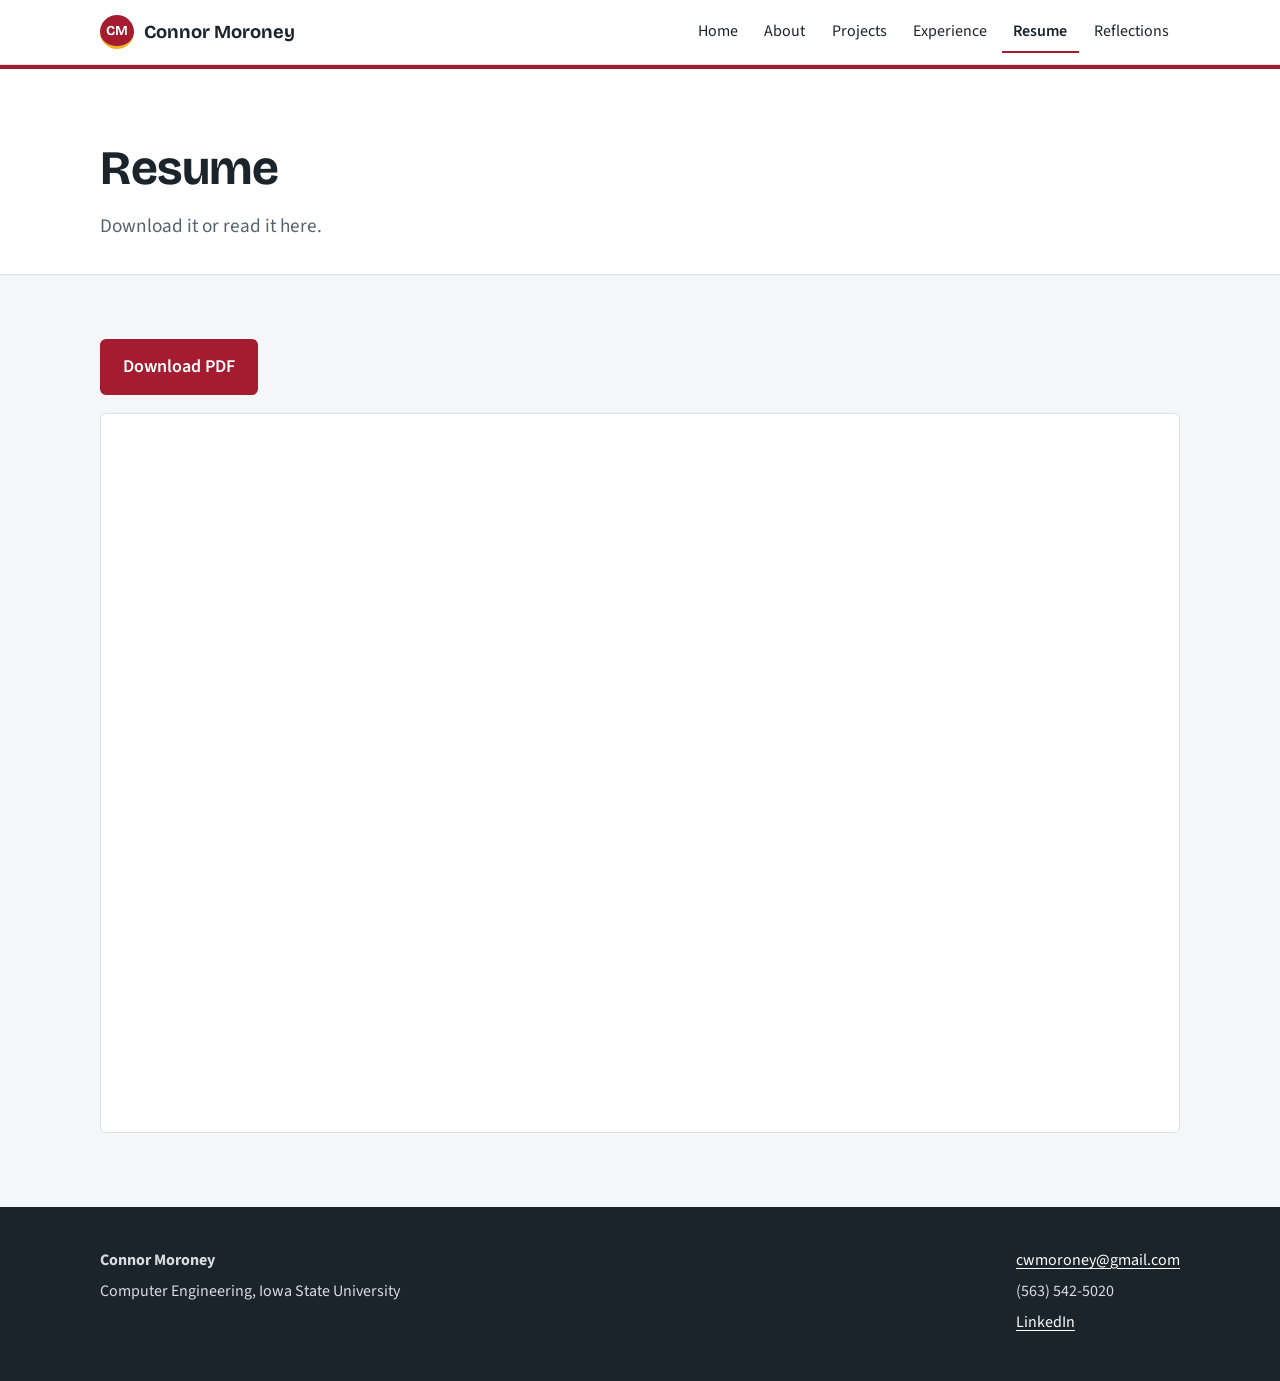
<file: resume.html>
<!doctype html>
<html lang="en">

<head>
    <meta charset="utf-8">
    <meta name="viewport" content="width=device-width, initial-scale=1">
    <title>Resume | Connor Moroney</title>
    <meta name="description" content="Resume, awards, and activities.">
    <link rel="preconnect" href="https://fonts.googleapis.com">
    <link rel="preconnect" href="https://fonts.gstatic.com" crossorigin>
    <link
        href="https://fonts.googleapis.com/css2?family=Bricolage+Grotesque:opsz,wght@12..96,500;12..96,700&family=Source+Sans+3:ital,wght@0,400;0,600;1,400&display=swap"
        rel="stylesheet">
    <link rel="stylesheet" href="styles.css">
    <script src="site.js" defer></script>
</head>

<body>
    <div id="site-header"></div>
    <main id="main">
        <header class="page-head">
            <div class="wrap">
                <h1>Resume</h1>
                <p>Download it or read it here.</p>
            </div>
        </header>

        <section class="block">
            <div class="wrap">
                <p><a class="btn" href="assets/Connor_Moroney_Resume.pdf" download>Download PDF</a></p><iframe
                    class="pdf" src="assets/Connor_Moroney_Resume.pdf" title="Connor Moroney resume"></iframe>
            </div>
        </section>

    </main>
    <div id="site-footer"></div>
</body>

</html>
</file>
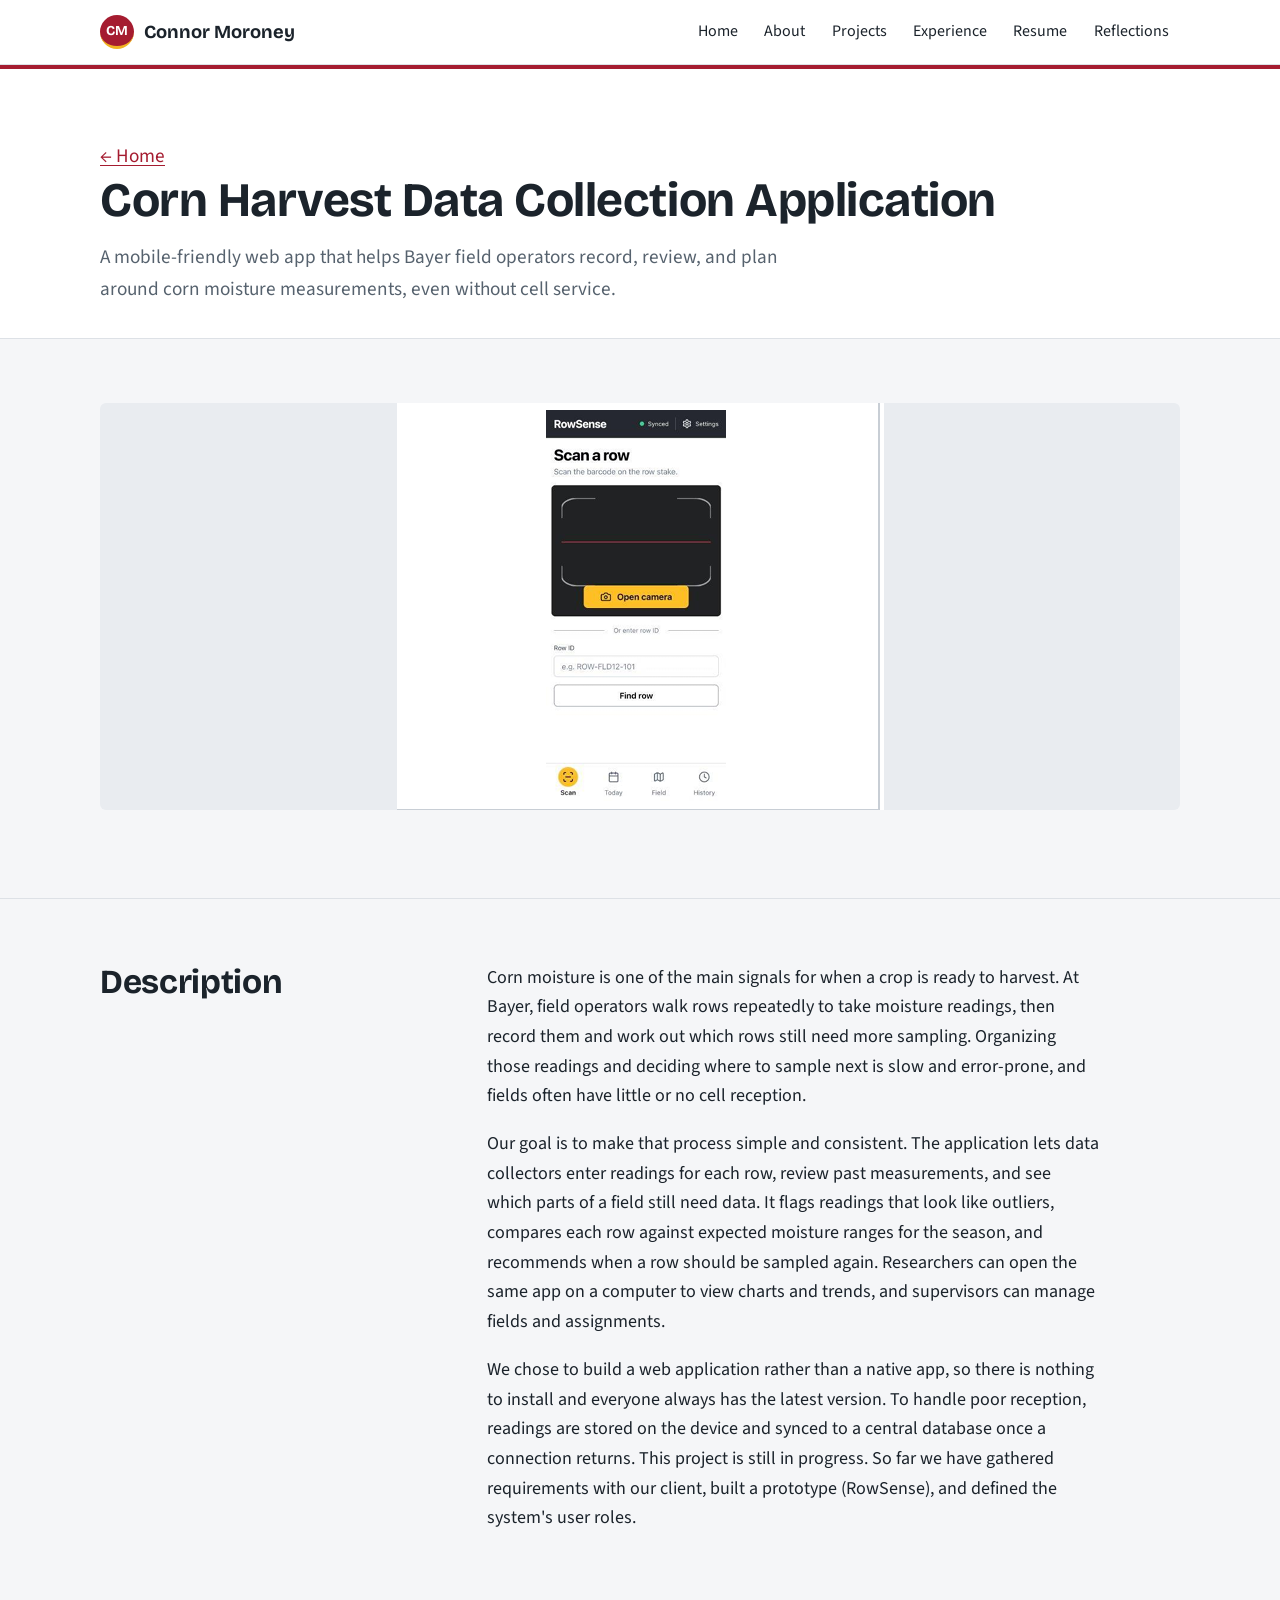
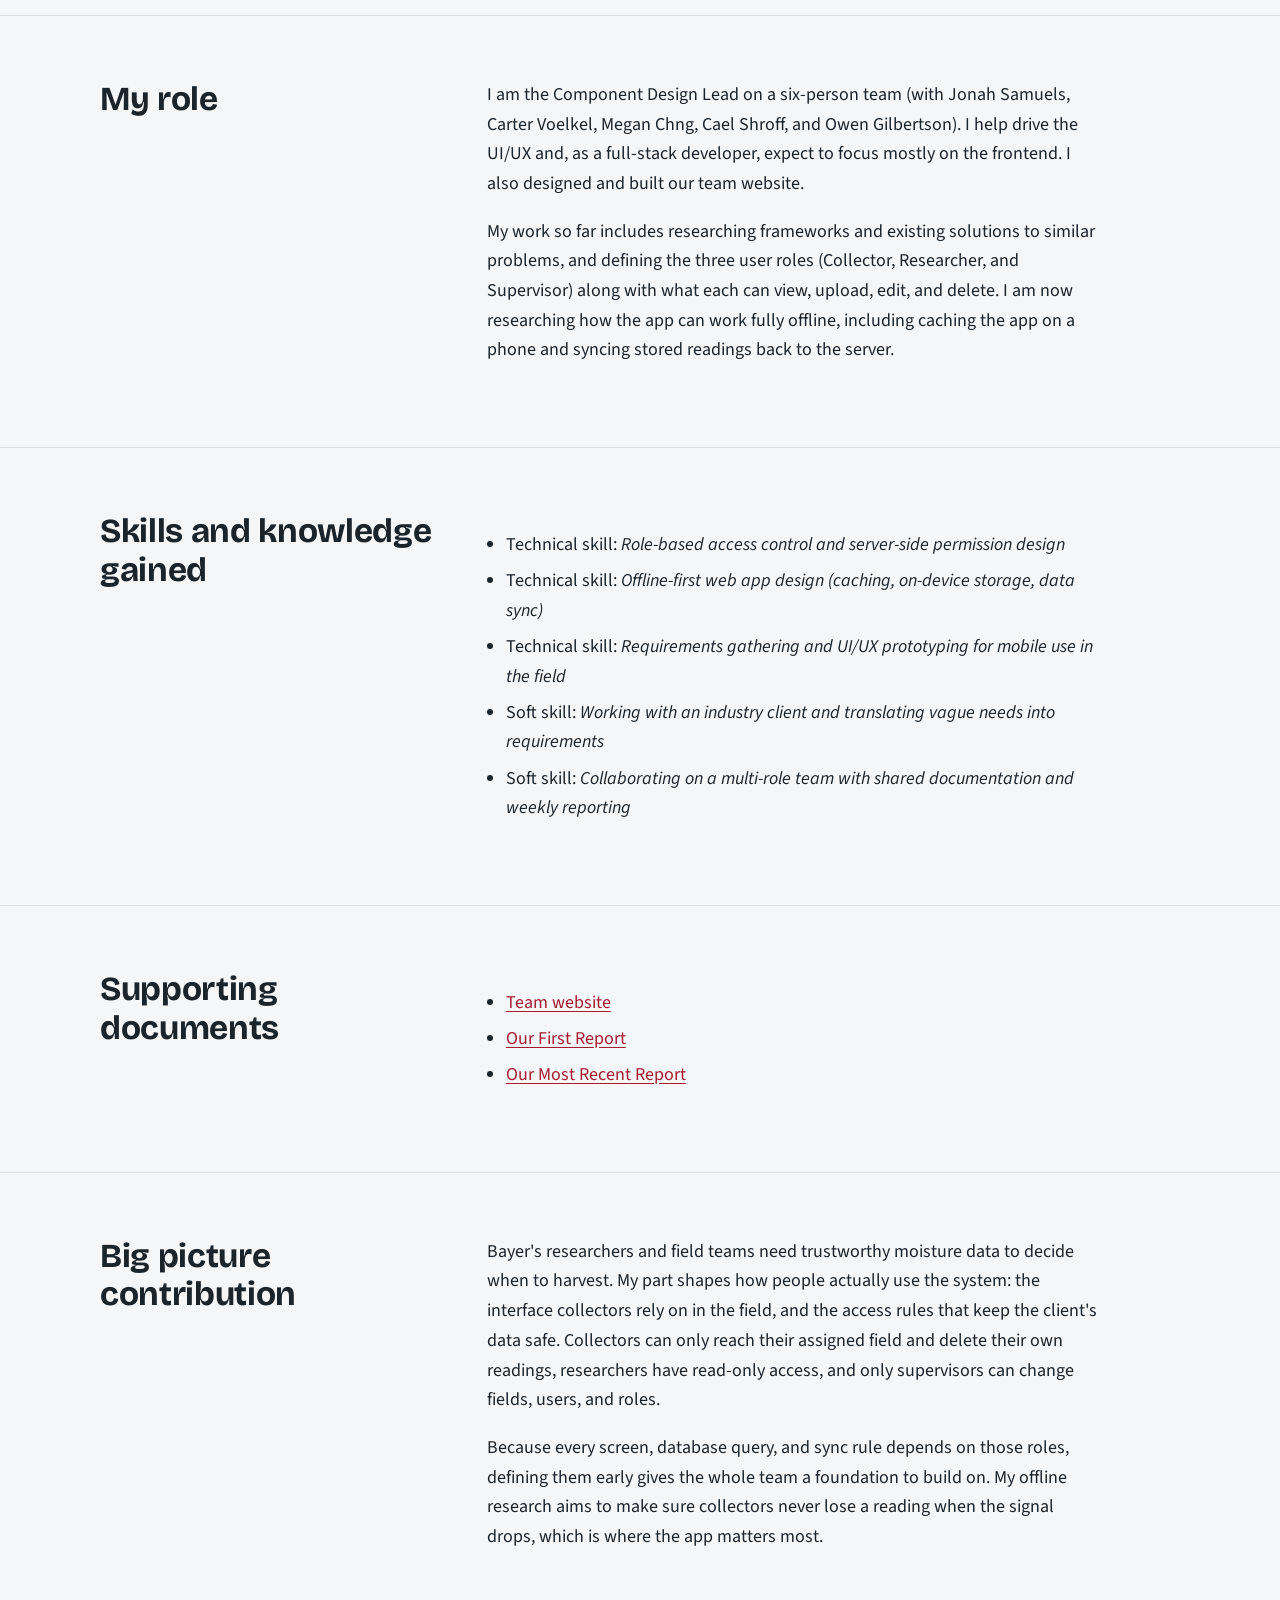
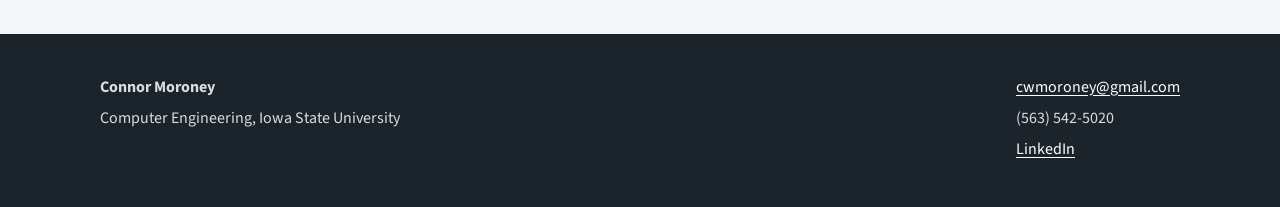
<file: senior-design.html>
<!doctype html>
<html lang="en">

<head>
    <meta charset="utf-8">
    <meta name="viewport" content="width=device-width, initial-scale=1">
    <title>Senior design project | Connor Moroney</title>
    <meta name="description" content="A mobile-friendly web app that helps Bayer field operators record, review, and plan around corn moisture measurements, even without cell service.">
    <link rel="preconnect" href="https://fonts.googleapis.com">
    <link rel="preconnect" href="https://fonts.gstatic.com" crossorigin>
    <link
        href="https://fonts.googleapis.com/css2?family=Bricolage+Grotesque:opsz,wght@12..96,500;12..96,700&family=Source+Sans+3:ital,wght@0,400;0,600;1,400&display=swap"
        rel="stylesheet">
    <link rel="stylesheet" href="styles.css">
    <script src="site.js" defer></script>
</head>

<body>
    <div id="site-header"></div>
    <main id="main">
        <header class="page-head">
            <div class="wrap">
                <p class="crumb"><a href="index.html">&larr; Home</a></p>
                <h1>Corn Harvest Data Collection Application</h1>
                <p>A mobile-friendly web app that helps Bayer field operators record, review, and plan around corn
                    moisture measurements, even without cell service.</p>
            </div>
        </header>

        <section class="block">
            <div class="wrap">
                <div class="media"><img src="assets/senior-design-mockup.png"
                        alt="Mockup of the RowSense row-scanning screen" style="max-width:100%;height:auto;"></div>
            </div>
        </section>
        <section class="block">
            <div class="wrap split">
                <h2>Description</h2>
                <div>
                    <p>Corn moisture is one of the main signals for when a crop is ready to harvest. At Bayer, field
                        operators walk rows repeatedly to take moisture readings, then record them and work out which
                        rows still need more sampling. Organizing those readings and deciding where to sample next is
                        slow and error-prone, and fields often have little or no cell reception.</p>
                    <p>Our goal is to make that process simple and consistent. The application lets data collectors
                        enter readings for each row, review past measurements, and see which parts of a field still need
                        data. It flags readings that look like outliers, compares each row against expected moisture
                        ranges for the season, and recommends when a row should be sampled again. Researchers can open
                        the same app on a computer to view charts and trends, and supervisors can manage fields and
                        assignments.</p>
                    <p>We chose to build a web application rather than a native app, so there is nothing to install and
                        everyone always has the latest version. To handle poor reception, readings are stored on the
                        device and synced to a central database once a connection returns. This project is still in
                        progress. So far we have gathered requirements with our client, built a prototype (RowSense),
                        and defined the system's user roles.</p>
                </div>
            </div>
        </section>
        <section class="block">
            <div class="wrap split">
                <h2>My role</h2>
                <div>
                    <p>I am the Component Design Lead on a six-person team (with Jonah Samuels, Carter Voelkel, Megan
                        Chng, Cael Shroff, and Owen Gilbertson). I help drive the UI/UX and, as a full-stack developer,
                        expect to focus mostly on the frontend. I also designed and built our team website.</p>
                    <p>My work so far includes researching frameworks and existing solutions to similar problems, and
                        defining the three user roles (Collector, Researcher, and Supervisor) along with what each can
                        view, upload, edit, and delete. I am now researching how the app can work fully offline,
                        including caching the app on a phone and syncing stored readings back to the server.</p>
                </div>
            </div>
        </section>
        <section class="block">
            <div class="wrap split">
                <h2>Skills and knowledge gained</h2>
                <div>
                    <ul class="plain">
                        <li>Technical skill: <em>Role-based access control and server-side permission design</em></li>
                        <li>Technical skill: <em>Offline-first web app design (caching, on-device storage, data sync)</em></li>
                        <li>Technical skill: <em>Requirements gathering and UI/UX prototyping for mobile use in the field</em></li>
                        <li>Soft skill: <em>Working with an industry client and translating vague needs into requirements</em></li>
                        <li>Soft skill: <em>Collaborating on a multi-role team with shared documentation and weekly reporting</em></li>
                    </ul>
                </div>
            </div>
        </section>
        <section class="block">
            <div class="wrap split">
                <h2>Supporting documents</h2>
                <div>
                    <ul class="plain">
                        <li><a href="https://sdmay27-37.sd.ece.iastate.edu/">Team website</a></li>
                        <li><a href="assets/Weekly_Report_01.pdf">Our First Report</a></li>
                        <li><a href="assets/Weekly_Report_02.pdf">Our Most Recent Report</a></li>
                    </ul>
                </div>
            </div>
        </section>
        <section class="block">
            <div class="wrap split">
                <h2>Big picture contribution</h2>
                <div>
                    <p>Bayer's researchers and field teams need trustworthy moisture data to decide when to harvest.
                        My part shapes how people actually use the system: the interface collectors rely on in the
                        field, and the access rules that keep the client's data safe. Collectors can only reach their
                        assigned field and delete their own readings, researchers have read-only access, and only
                        supervisors can change fields, users, and roles.</p>
                    <p>Because every screen, database query, and sync rule depends on those roles, defining them early
                        gives the whole team a foundation to build on. My offline research aims to make sure collectors
                        never lose a reading when the signal drops, which is where the app matters most.</p>
                </div>
            </div>
        </section>
    </main>
    <div id="site-footer"></div>
</body>

</html>
</file>
<file: styles.css>
:root {
    --ink: #1b232b;
    --muted: #56626e;
    --paper: #f5f6f8;
    --card: #fff;
    --line: #dde1e6;
    --cardinal: #a51c30;
    --cardinal-dk: #7f1424;
    --gold: #f0b323;
    --r: 6px;
    --head: "Bricolage Grotesque", system-ui, sans-serif;
    --body: "Source Sans 3", system-ui, -apple-system, "Segoe UI", sans-serif
}

* {
    box-sizing: border-box
}

html {
    scroll-behavior: smooth
}

body {
    margin: 0;
    background: var(--paper);
    color: var(--ink);
    font: 400 1.125rem/1.65 var(--body)
}

h1,
h2,
h3 {
    font-family: var(--head);
    line-height: 1.15;
    margin: 0 0 .5em;
    letter-spacing: -.01em
}

h1 {
    font-size: clamp(2.4rem, 6vw, 4.25rem);
    font-weight: 700
}

h2 {
    font-size: clamp(1.6rem, 3vw, 2.1rem)
}

h3 {
    font-size: 1.25rem
}

p {
    margin: 0 0 1em;
    max-width: 68ch
}

a {
    color: var(--cardinal);
    text-underline-offset: 3px
}

a:hover {
    color: var(--cardinal-dk)
}

:focus-visible {
    outline: 3px solid var(--gold);
    outline-offset: 3px
}

.wrap {
    width: min(1080px, 100% - 2.5rem);
    margin-inline: auto
}

.skip {
    position: absolute;
    left: -999px;
    background: var(--ink);
    color: #fff;
    padding: .5rem 1rem;
    z-index: 20
}

.skip:focus {
    left: 1rem;
    top: 1rem
}

/* header */
.site-head {
    position: sticky;
    top: 0;
    z-index: 10;
    background: #fff;
    border-bottom: 1px solid var(--line)
}

.site-head .wrap {
    display: flex;
    align-items: center;
    justify-content: space-between;
    min-height: 64px;
    gap: 1rem
}

.brand {
    font: 700 1.15rem var(--head);
    color: var(--ink);
    text-decoration: none;
    display: flex;
    align-items: center;
    gap: .6rem
}

.brand b {
    display: grid;
    place-items: center;
    width: 34px;
    height: 34px;
    background: var(--cardinal);
    color: #fff;
    border-radius: 50%;
    font-size: .85rem;
    border-bottom: 3px solid var(--gold)
}

nav ul {
    display: flex;
    gap: .25rem;
    list-style: none;
    margin: 0;
    padding: 0;
    flex-wrap: wrap
}

nav a {
    display: block;
    padding: .4rem .7rem;
    color: var(--ink);
    text-decoration: none;
    font-size: 1rem;
    border-bottom: 2px solid transparent
}

nav a:hover {
    border-color: var(--line)
}

nav a[aria-current=page] {
    border-color: var(--cardinal);
    font-weight: 600
}

.menu-btn {
    display: none;
    background: none;
    border: 1px solid var(--line);
    border-radius: var(--r);
    padding: .4rem .8rem;
    font: inherit;
    color: var(--ink)
}

@media(max-width:860px) {
    .menu-btn {
        display: block
    }

    nav {
        display: none;
        position: absolute;
        top: 64px;
        left: 0;
        right: 0;
        background: #fff;
        border-bottom: 1px solid var(--line);
        padding: .5rem 1.25rem 1rem
    }

    nav.open {
        display: block
    }

    nav ul {
        flex-direction: column
    }
}

/* hero */
.hero {
    position: relative;
    overflow: hidden;
    background: #fff;
    border-bottom: 1px solid var(--line)
}

.hero .wrap {
    position: relative;
    display: grid;
    grid-template-columns: 1.5fr 1fr;
    gap: 3rem;
    align-items: center;
    padding: clamp(3rem, 8vw, 6rem) 0
}

.hero p.lede {
    font-size: 1.35rem;
    color: var(--muted)
}

.trace {
    position: absolute;
    inset: 0;
    width: 100%;
    height: 100%;
    pointer-events: none
}

.trace path {
    fill: none;
    stroke: var(--line);
    stroke-width: 2;
    stroke-dasharray: 1400;
    stroke-dashoffset: 1400;
    animation: draw 2.4s ease-out .2s forwards
}

.trace circle {
    fill: #fff;
    stroke: var(--cardinal);
    stroke-width: 2
}

@keyframes draw {
    to {
        stroke-dashoffset: 0
    }
}

.portrait {
    aspect-ratio: 4/5;
    background: var(--paper);
    border: 1px solid var(--line);
    border-radius: var(--r);
    box-shadow: 12px 12px 0 var(--cardinal);
    display: grid;
    place-items: center;
    color: var(--muted);
    overflow: hidden;
    font-size: .95rem;
    text-align: center
}

.portrait img {
    width: 100%;
    height: 100%;
    object-fit: cover
}

@media(max-width:760px) {
    .hero .wrap {
        grid-template-columns: 1fr
    }

    .portrait {
        max-width: 280px;
        box-shadow: 8px 8px 0 var(--cardinal)
    }
}

.btns {
    display: flex;
    gap: .75rem;
    flex-wrap: wrap;
    margin-top: 1.5rem
}

.btn {
    display: inline-block;
    padding: .7rem 1.3rem;
    border-radius: var(--r);
    background: var(--cardinal);
    color: #fff;
    text-decoration: none;
    font-weight: 600;
    border: 2px solid var(--cardinal)
}

.btn:hover {
    background: var(--cardinal-dk);
    color: #fff
}

.btn.alt {
    background: transparent;
    color: var(--cardinal)
}

.btn.alt:hover {
    background: var(--cardinal);
    color: #fff
}

/* sections */
section.block {
    padding: clamp(2.5rem, 6vw, 4rem) 0;
    border-bottom: 1px solid var(--line)
}

section.block:last-of-type {
    border-bottom: 0
}

.page-head {
    background: #fff;
    border-bottom: 1px solid var(--line);
    padding: clamp(2.5rem, 6vw, 4.5rem) 0 2rem;
    border-top: 4px solid var(--cardinal)
}

.page-head h1 {
    font-size: clamp(2rem, 5vw, 3rem);
    margin-bottom: .3em
}

.page-head p {
    color: var(--muted);
    font-size: 1.2rem;
    margin: 0
}

.crumb {
    font-size: .95rem;
    margin-bottom: 1rem
}

.split {
    display: grid;
    grid-template-columns: 1fr 2fr;
    gap: 2.5rem
}

@media(max-width:760px) {
    .split {
        grid-template-columns: 1fr;
        gap: 1rem
    }
}

.split>h2 {
    position: sticky;
    top: 84px;
    align-self: start
}

.linklist {
    list-style: none;
    padding: 0;
    margin: 0;
    display: grid;
    grid-template-columns: repeat(2, 1fr);
    gap: 0 2.5rem
}

@media(max-width:760px) {
    .linklist {
        grid-template-columns: 1fr
    }
}

.linklist li {
    border-top: 1px solid var(--line);
    padding: 1rem 0
}

.linklist a {
    font: 700 1.2rem var(--head);
    text-decoration: none
}

.linklist span {
    display: block;
    color: var(--muted);
    font-size: 1rem
}

/* projects */
.project {
    display: grid;
    grid-template-columns: 200px 1fr;
    gap: 1.5rem;
    padding: 1.5rem 0;
    border-top: 1px solid var(--line)
}

.project .thumb {
    aspect-ratio: 4/3;
    background: #e9ecf0;
    border-radius: var(--r);
    display: grid;
    place-items: center;
    color: var(--muted);
    font-size: .9rem;
    overflow: hidden
}

.thumb img {
    width: 100%;
    height: 100%;
    object-fit: cover
}

.project h3 a {
    color: var(--ink);
    text-decoration: none
}

.project h3 a:hover {
    color: var(--cardinal)
}

/* make the whole card clickable via the title link */
.project {
    position: relative
}

.project h3 a::after {
    content: "";
    position: absolute;
    inset: 0
}

.project:hover h3 a {
    color: var(--cardinal)
}

.project:hover .thumb img {
    transform: scale(1.03)
}

.thumb img {
    transition: transform .2s ease
}

.project:has(h3 a:focus-visible) {
    outline: 3px solid var(--gold);
    outline-offset: 4px
}

.project h3 a:focus-visible {
    outline: none
}

@media(prefers-reduced-motion:reduce) {
    .thumb img {
        transition: none
    }

    .project:hover .thumb img {
        transform: none
    }
}

@media(max-width:640px) {
    .project {
        grid-template-columns: 1fr
    }
}

.tags {
    list-style: none;
    display: flex;
    flex-wrap: wrap;
    gap: .4rem;
    padding: 0;
    margin: .5rem 0 0
}

.tags li {
    background: #fff;
    border: 1px solid var(--line);
    border-radius: 99px;
    padding: .1rem .7rem;
    font-size: .9rem;
    color: var(--muted)
}

.feature {
    border-left: 5px solid var(--gold);
    background: #fff;
    padding: 1.5rem;
    border-radius: 0 var(--r) var(--r) 0
}

.entry {
    background: #fff;
    border: 1px solid var(--line);
    border-radius: var(--r);
    padding: 1.5rem 1.75rem;
    margin-bottom: 1.5rem
}

.entry .meta {
    color: var(--muted);
    margin-bottom: 1rem
}

ul.plain {
    padding-left: 1.2rem;
    max-width: 68ch
}

ul.plain li {
    margin-bottom: .4rem
}

.todo {
    border: 2px dashed var(--gold);
    background: #fffaf0;
    padding: .8rem 1rem;
    border-radius: var(--r);
    font-size: 1rem;
    max-width: 68ch
}

.media {
    background: #e9ecf0;
    border-radius: var(--r);
    min-height: 240px;
    display: grid;
    place-items: center;
    color: var(--muted);
    margin: 0 0 1.5rem
}

iframe.pdf {
    width: 100%;
    height: 80vh;
    border: 1px solid var(--line);
    border-radius: var(--r);
    background: #fff
}

footer.site-foot {
    background: var(--ink);
    color: #d7dde3;
    padding: 2.5rem 0;
    font-size: 1rem
}

footer.site-foot a {
    color: #fff
}

footer.site-foot .wrap {
    display: flex;
    justify-content: space-between;
    gap: 1.5rem;
    flex-wrap: wrap
}

footer p {
    margin: 0 0 .3rem
}

@media(prefers-reduced-motion:reduce) {
    html {
        scroll-behavior: auto
    }

    .trace path {
        animation: none;
        stroke-dashoffset: 0
    }
}
</file>
